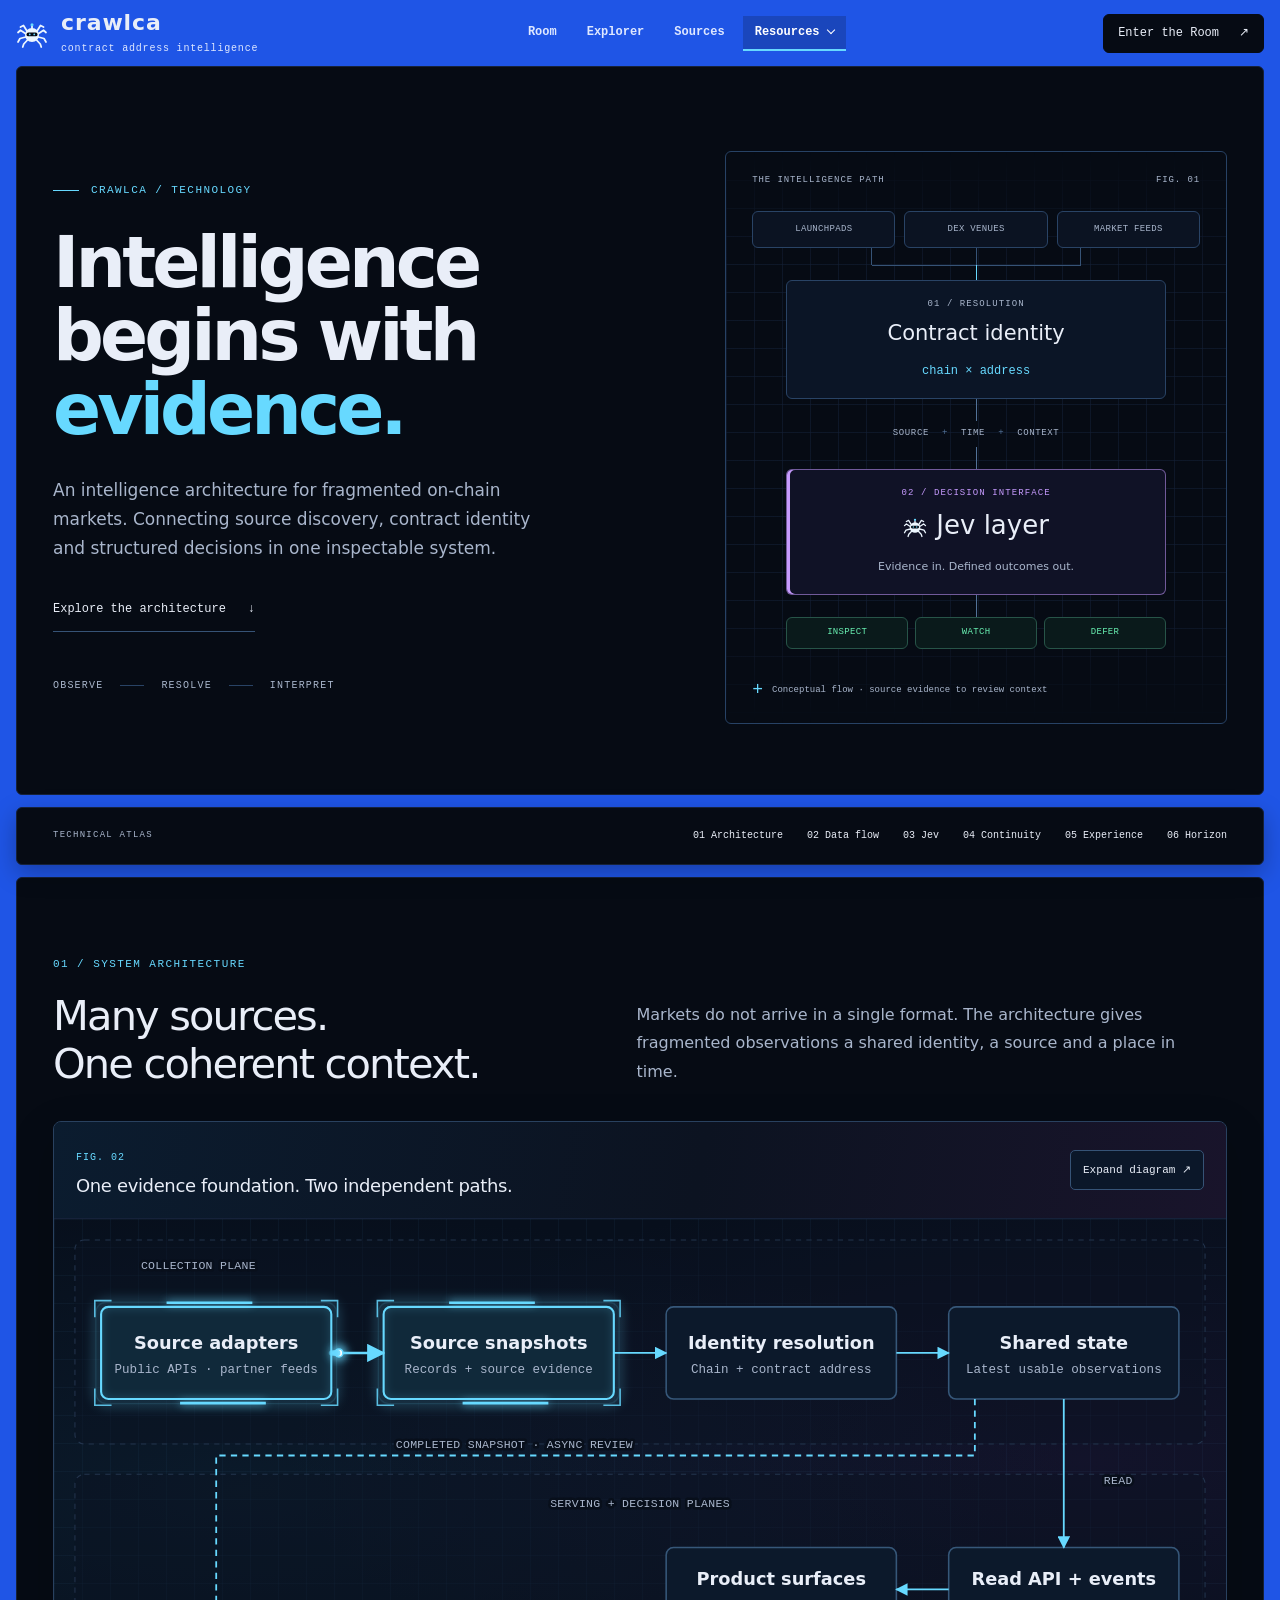
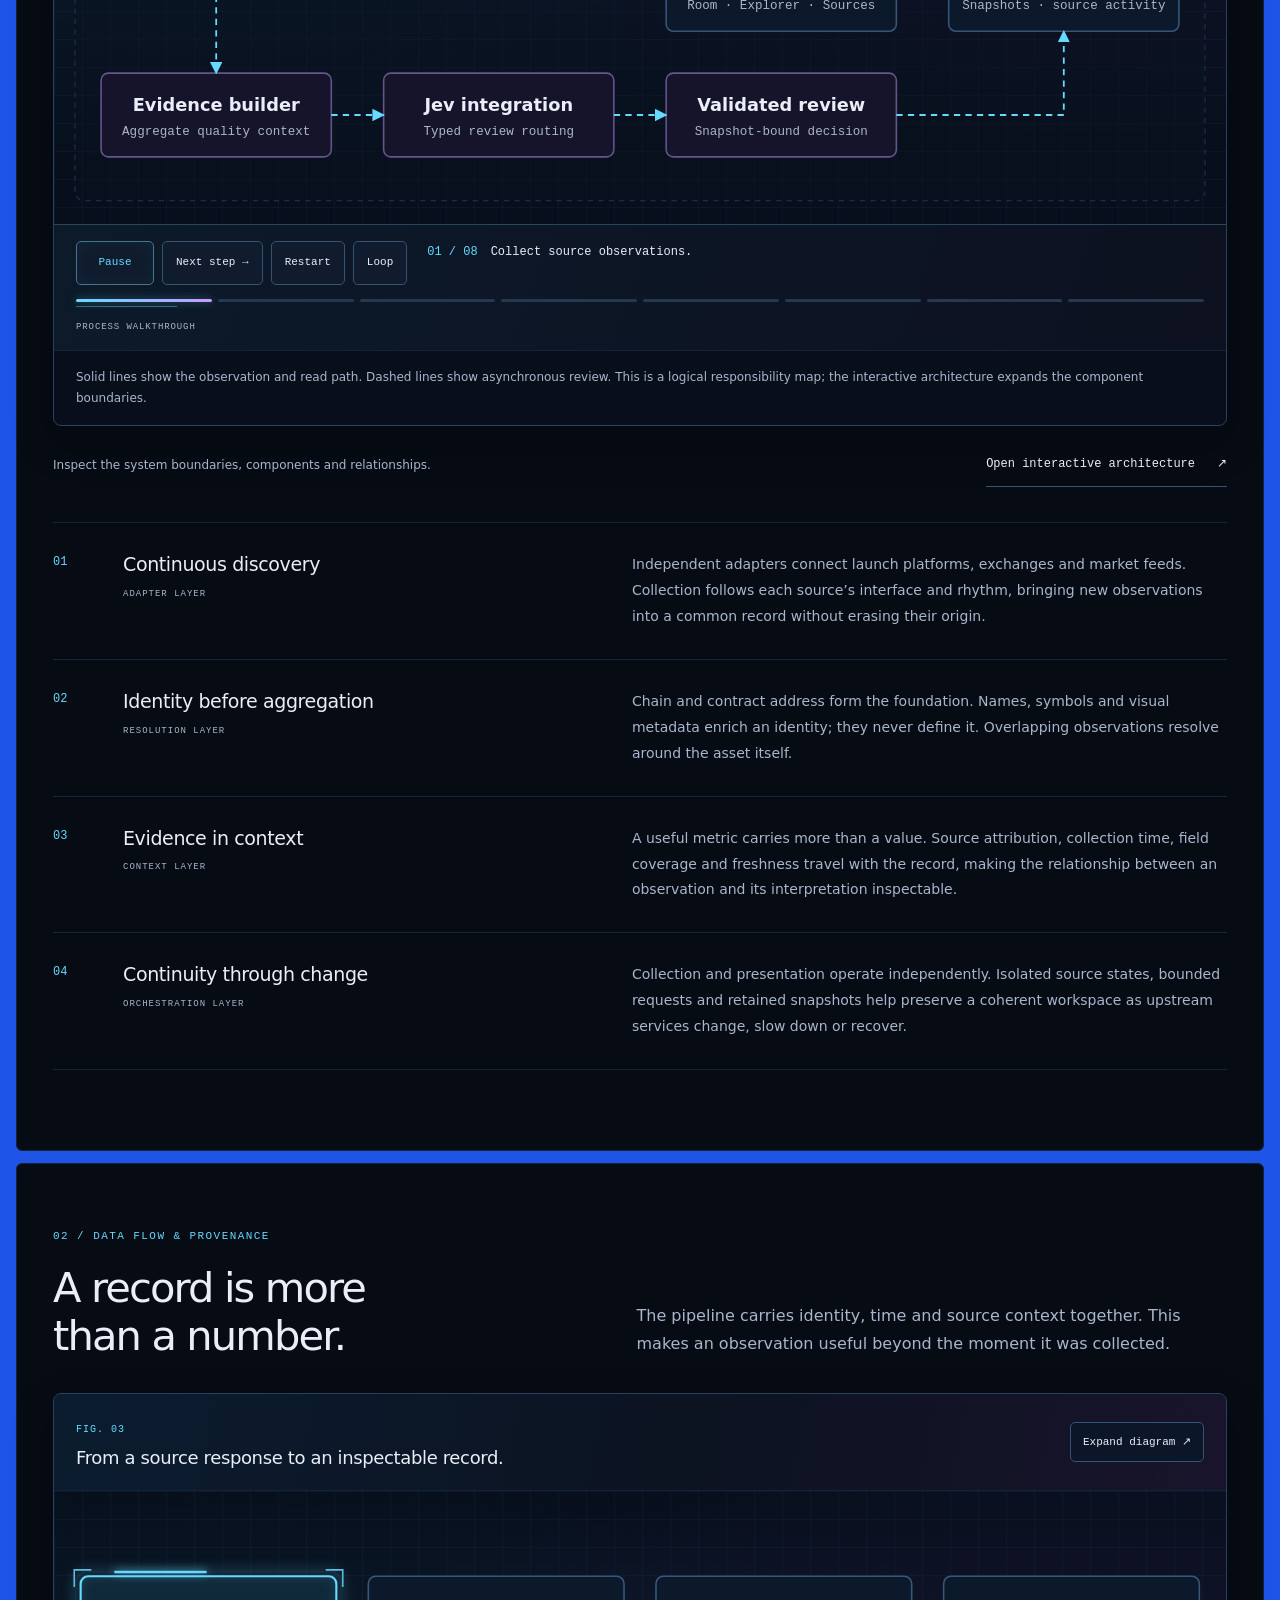
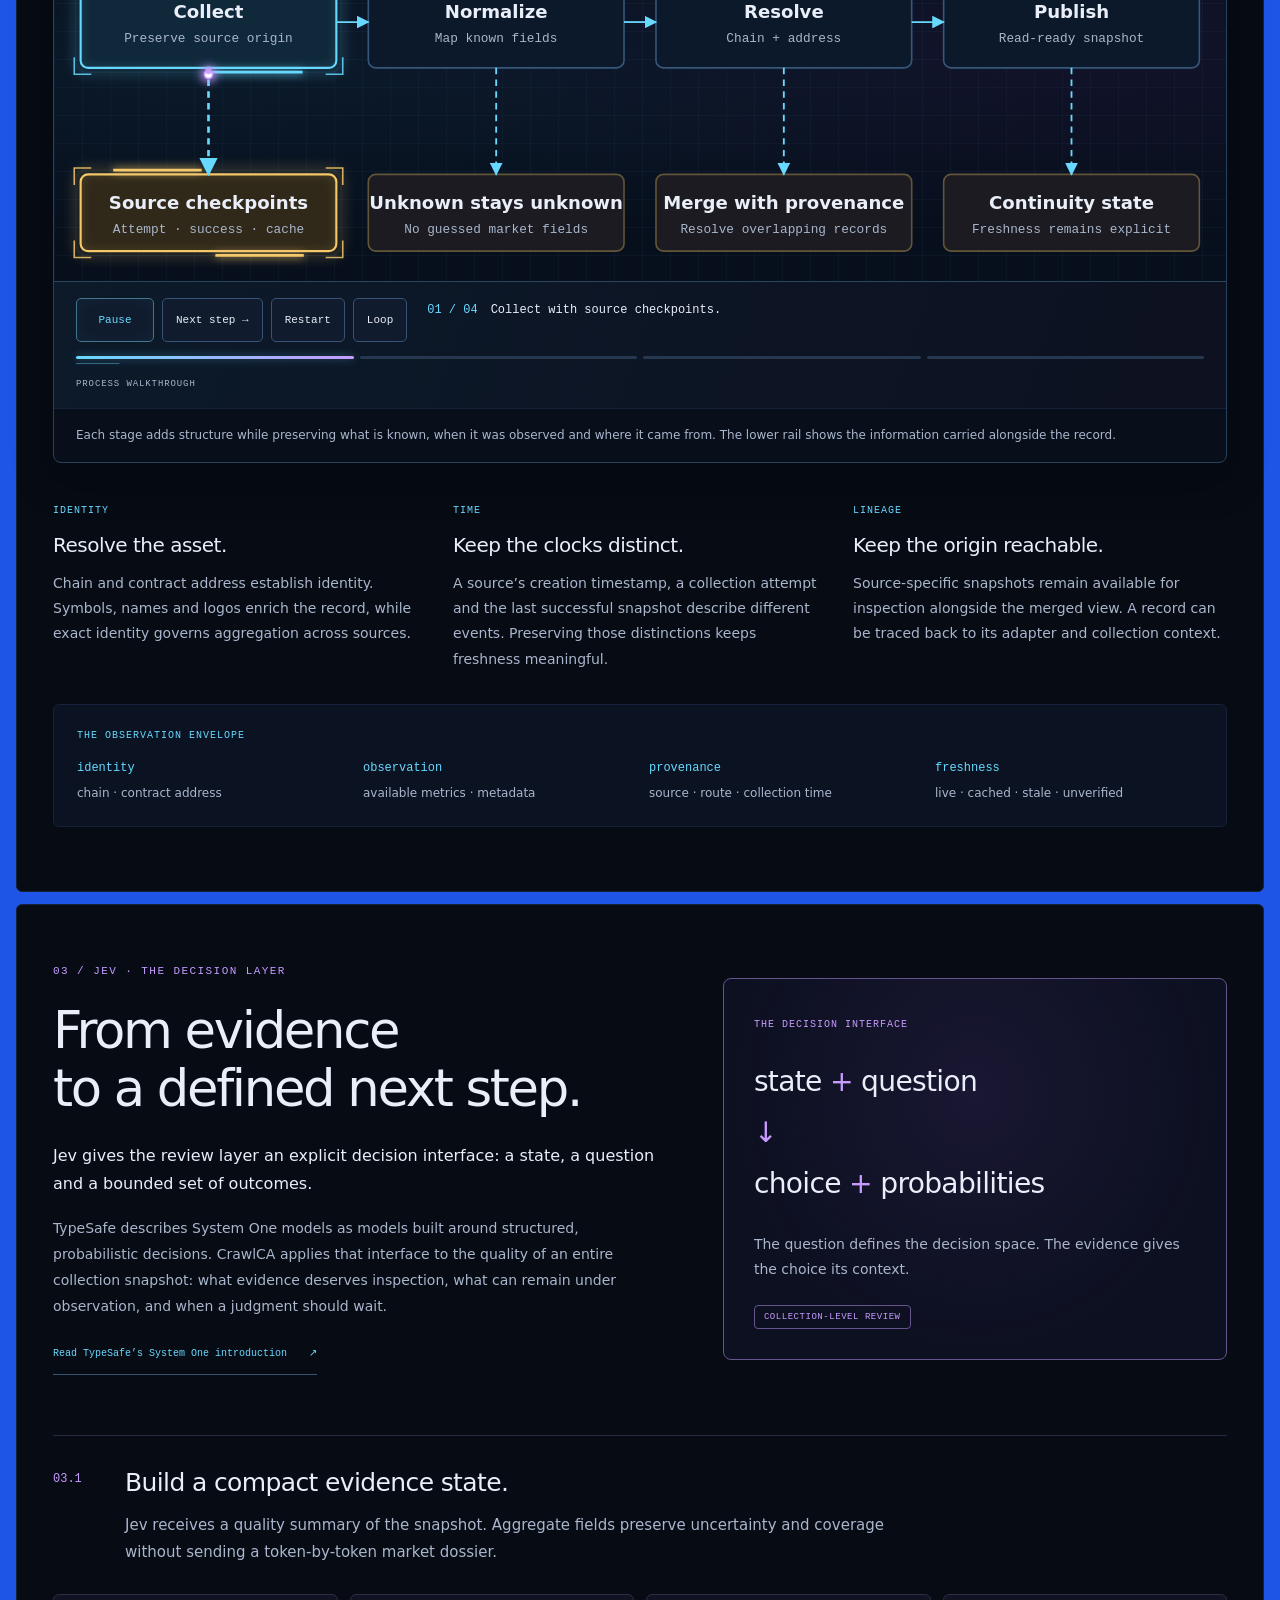
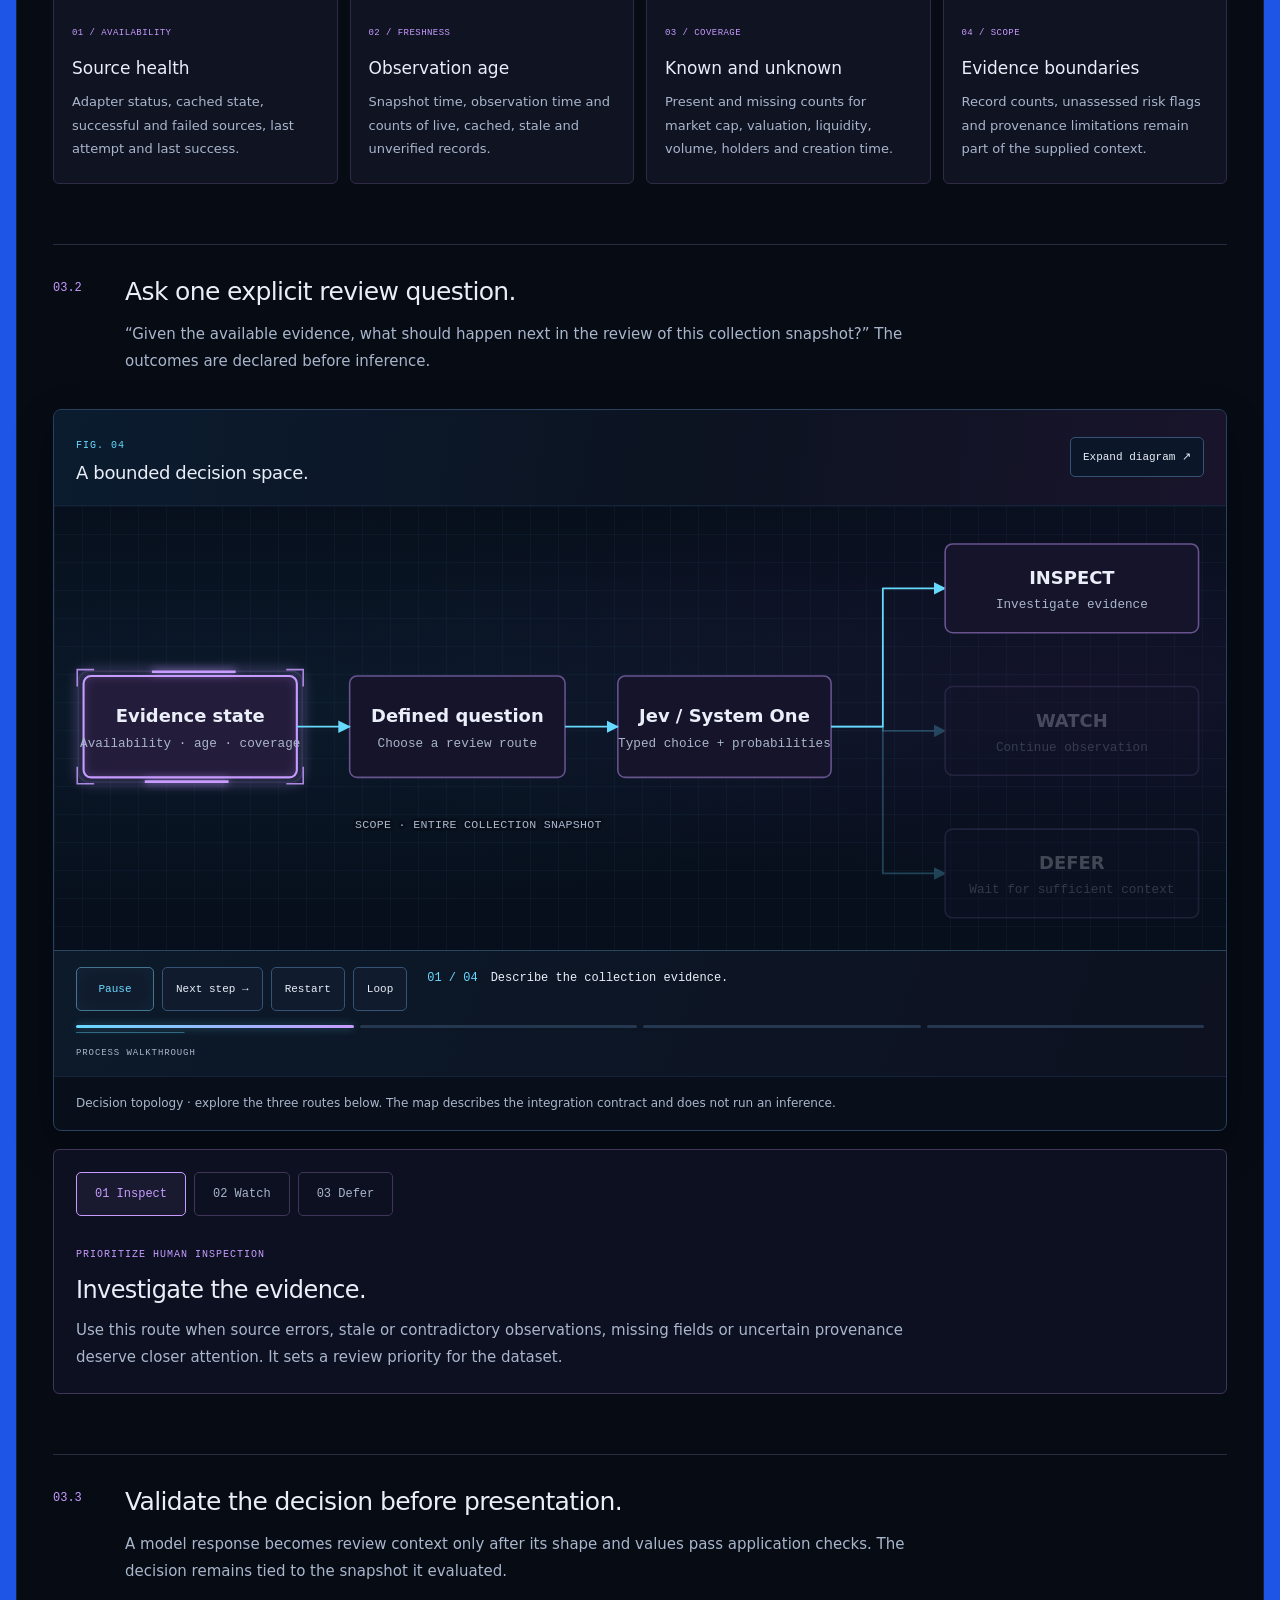
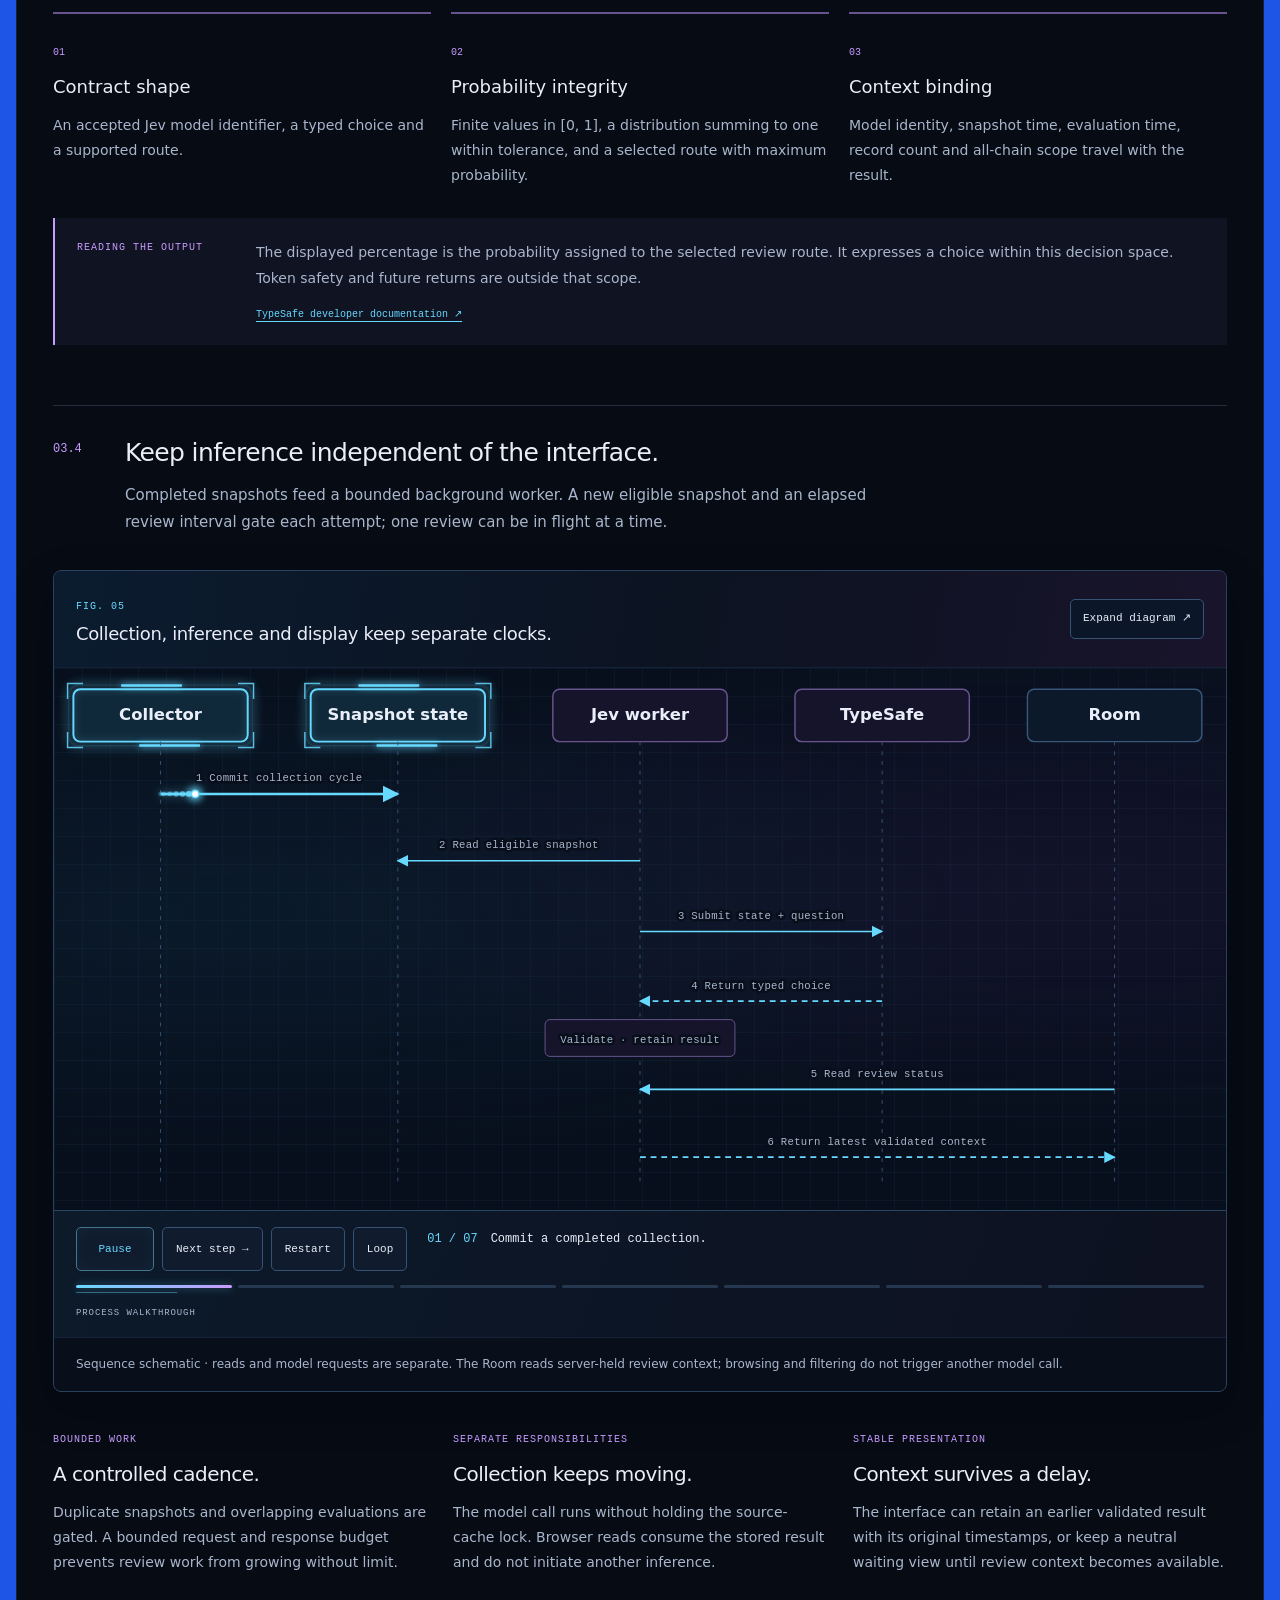
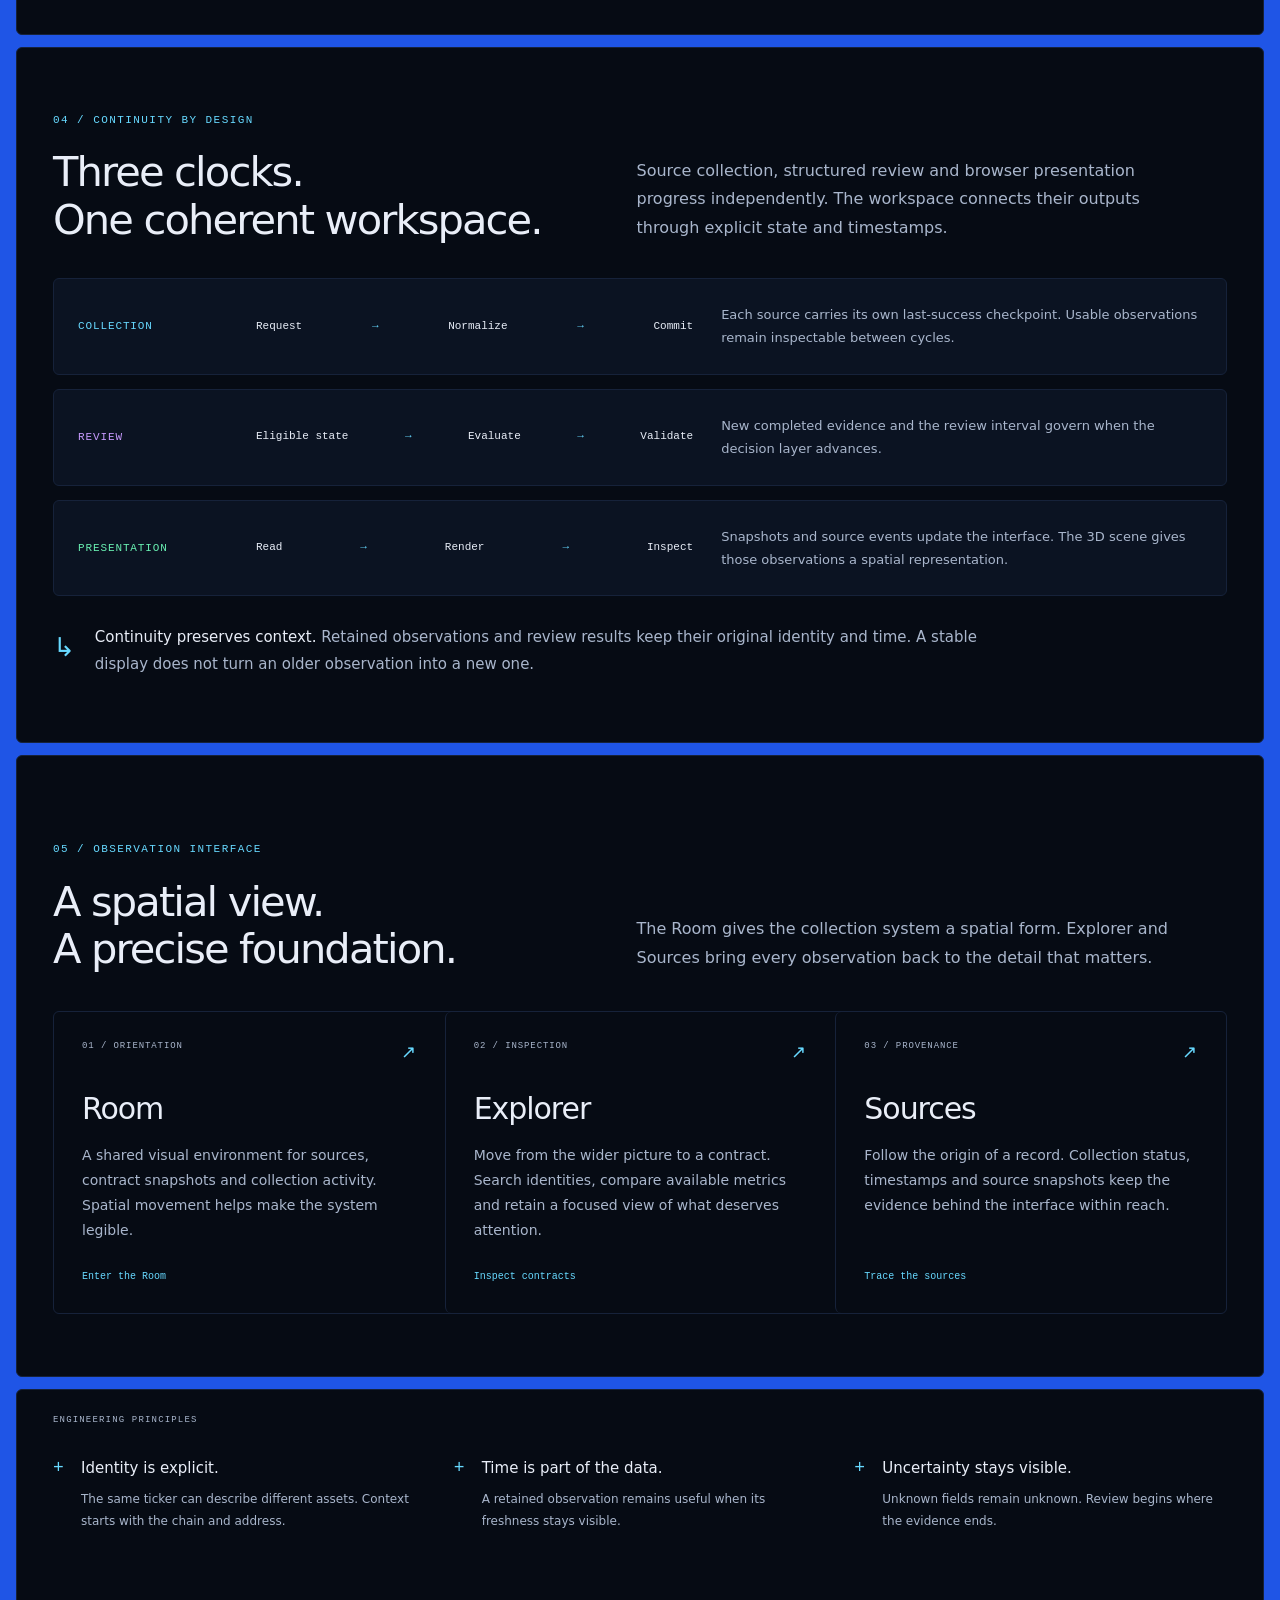
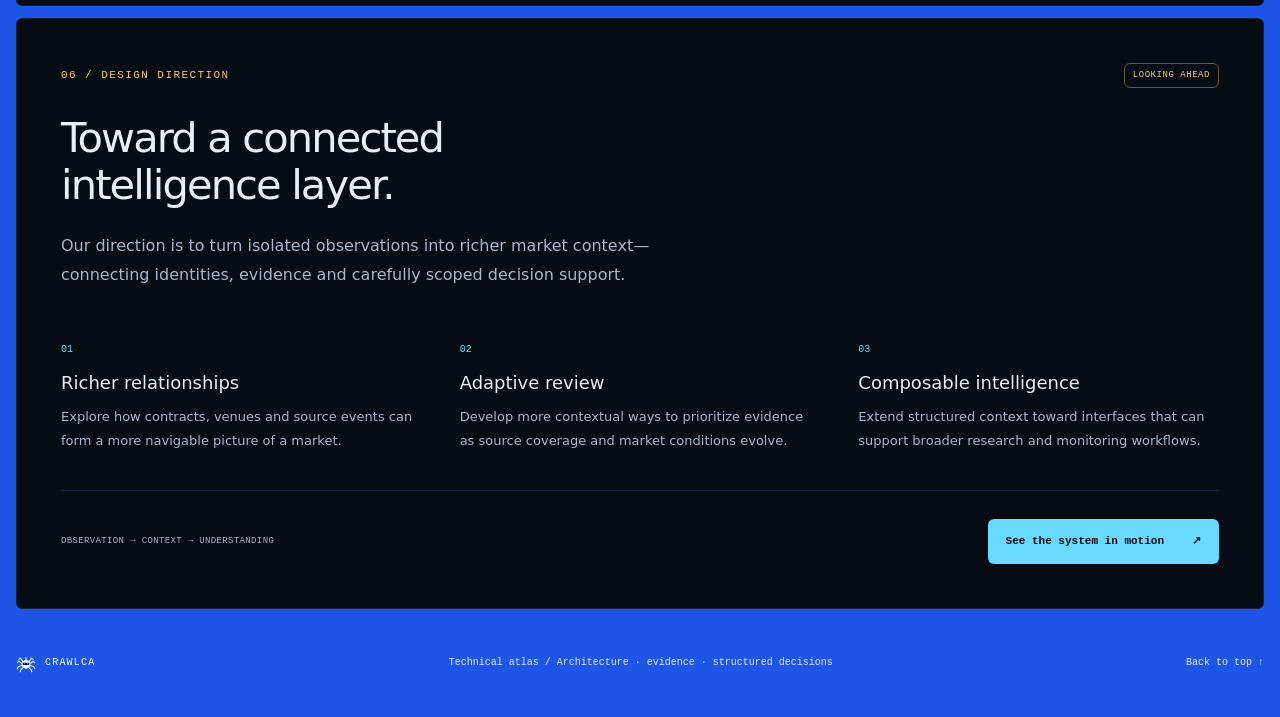
<file: technology.html>
<!doctype html>
<html lang="en">
<head>
  <meta charset="UTF-8">
  <meta name="viewport" content="width=device-width, initial-scale=1.0">
  <meta name="theme-color" content="#1f55e6">
  <meta name="description" content="Explore the architecture behind CrawlCA: continuous discovery, contract identity, contextual evidence and the Jev structured decision layer.">
  <title>CrawlCA · Technology</title>
  <link rel="icon" type="image/svg+xml" href="assets/brand/crawlca-favicon-v3.svg">
  <link rel="stylesheet" href="room-theme.css?v=room-theme-v1">
  <link rel="stylesheet" href="technology.css?v=tech-energy-v1">
  <link rel="stylesheet" href="site-nav.css?v=nav-room-v1">
  <script src="site-nav.js?v=nav-tech-v1" defer></script>
  <script src="technology.js?v=tech-energy-v1" defer></script>
</head>
<body>
  <a class="skip-link" href="#main">Skip to content</a>
  <div class="tech-shell">
    <header class="tech-header room-themed-header">
      <a class="tech-brand" data-nav="home" href="/" aria-label="CrawlCA home"><img src="assets/brand/crawlca-mark-v3.svg" width="32" height="32" alt=""><span>crawlca<small>contract address intelligence</small></span></a>
      <nav class="nav room-nav" aria-label="Primary">
        <a data-nav="home" href="/">Room</a><a data-nav="explorer" href="console.html">Explorer</a><a data-nav="sources" href="sources.html">Sources</a>
        <details class="nav-resources" data-current="true"><summary>Resources</summary><div class="resources-menu"><a data-nav="technology" href="technology.html" aria-current="page">Technology</a><button type="button" data-help>Help &amp; guide</button></div></details>
      </nav>
      <a class="header-link" data-nav="home" href="/">Enter the Room <span aria-hidden="true">↗</span></a>
    </header>
    <main id="main">
      <section class="tech-hero" aria-labelledby="page-title">
        <div class="hero-copy">
          <div class="eyebrow"><span class="eyebrow-line"></span> CRAWLCA / TECHNOLOGY</div>
          <h1 id="page-title">Intelligence<br>begins with<br><em>evidence.</em></h1>
          <p class="hero-intro">An intelligence architecture for fragmented on-chain markets. Connecting source discovery, contract identity and structured decisions in one inspectable system.</p>
          <a class="text-link" href="#architecture">Explore the architecture <span aria-hidden="true">↓</span></a>
          <div class="hero-index"><span>OBSERVE</span><i aria-hidden="true"></i><span>RESOLVE</span><i aria-hidden="true"></i><span>INTERPRET</span></div>
        </div>
        <figure class="architecture-figure" aria-labelledby="figure-title">
          <div class="figure-top"><span id="figure-title">THE INTELLIGENCE PATH</span><span>FIG. 01</span></div>
          <div class="diagram-grid" aria-hidden="true"></div>
          <div class="source-nodes"><span>LAUNCHPADS</span><span>DEX VENUES</span><span>MARKET FEEDS</span></div>
          <div class="collector-lines" aria-hidden="true"><i></i><i></i><i></i></div>
          <div class="diagram-node identity-node"><span class="node-label">01 / RESOLUTION</span><strong>Contract identity</strong><code>chain × address</code></div>
          <div class="diagram-connector" aria-hidden="true"></div>
          <div class="evidence-node"><span>SOURCE</span><b>+</b><span>TIME</span><b>+</b><span>CONTEXT</span></div>
          <div class="diagram-connector" aria-hidden="true"></div>
          <div class="diagram-node decision-node"><span class="node-label">02 / DECISION INTERFACE</span><strong><img src="assets/brand/crawlca-mark-v3.svg" alt="" width="24" height="24">Jev layer</strong><span class="node-caption">Evidence in. Defined outcomes out.</span></div>
          <div class="diagram-connector" aria-hidden="true"></div>
          <div class="route-nodes"><span>INSPECT</span><span>WATCH</span><span>DEFER</span></div>
          <figcaption><span class="figure-cross" aria-hidden="true">+</span> Conceptual flow · source evidence to review context</figcaption>
        </figure>
      </section>
      <nav class="section-nav" aria-label="On this page"><span>TECHNICAL ATLAS</span><a href="#architecture">01 Architecture</a><a href="#data-flow">02 Data flow</a><a href="#jev">03 Jev</a><a href="#continuity">04 Continuity</a><a href="#interface">05 Experience</a><a href="#horizon">06 Horizon</a></nav>

      <section class="architecture-section" id="architecture" aria-labelledby="architecture-title">
        <div class="section-intro"><div class="eyebrow">01 / SYSTEM ARCHITECTURE</div><h2 id="architecture-title">Many sources.<br>One coherent context.</h2><p>Markets do not arrive in a single format. The architecture gives fragmented observations a shared identity, a source and a place in time.</p></div>
<figure class="technical-figure" id="system-architecture"><div class="diagram-heading"><div><span class="diagram-number">FIG. 02</span><h3>One evidence foundation. Two independent paths.</h3></div><button type="button" class="diagram-expand" data-diagram-open="system-architecture" hidden>Expand diagram <span aria-hidden="true">↗</span></button></div><div class="diagram-scroll" tabindex="0" role="region" aria-label="One evidence foundation. Two independent paths.; scroll horizontally on a small screen"><svg class="technical-svg" viewBox="0 0 1120 578" role="img" aria-labelledby="system-architecture-title system-architecture-desc"><title id="system-architecture-title">System Architecture</title><desc id="system-architecture-desc">Adapters normalize source records into snapshots. Read APIs serve the product while an independent Jev path builds aggregate evidence, validates a review decision and makes it available to the Room.</desc><defs><marker id="system-architecture-arrow" viewBox="0 0 10 10" refX="9" refY="5" markerWidth="7" markerHeight="7" orient="auto-start-reverse"><path d="M 0 0 L 10 5 L 0 10 z" fill="#67d9ff"/></marker></defs><rect class="dg-region" x="20" y="20" width="1080" height="195" rx="9"/><text class="dg-label" x="138" y="48" text-anchor="middle">COLLECTION PLANE</text><g class="dg-node cyan"><rect x="45" y="84" width="220" height="88" rx="7"/><text class="dg-title" x="155.0" y="124.0" text-anchor="middle">Source adapters</text><text class="dg-sub" x="155.0" y="147.0" text-anchor="middle">Public APIs · partner feeds</text></g><g class="dg-node cyan"><rect x="315" y="84" width="220" height="88" rx="7"/><text class="dg-title" x="425.0" y="124.0" text-anchor="middle">Source snapshots</text><text class="dg-sub" x="425.0" y="147.0" text-anchor="middle">Records + source evidence</text></g><g class="dg-node cyan"><rect x="585" y="84" width="220" height="88" rx="7"/><text class="dg-title" x="695.0" y="124.0" text-anchor="middle">Identity resolution</text><text class="dg-sub" x="695.0" y="147.0" text-anchor="middle">Chain + contract address</text></g><g class="dg-node cyan"><rect x="855" y="84" width="220" height="88" rx="7"/><text class="dg-title" x="965.0" y="124.0" text-anchor="middle">Shared state</text><text class="dg-sub" x="965.0" y="147.0" text-anchor="middle">Latest usable observations</text></g><path class="dg-edge " d="M 265 128 H 315" marker-end="url(#system-architecture-arrow)"/><path class="dg-edge " d="M 535 128 H 585" marker-end="url(#system-architecture-arrow)"/><path class="dg-edge " d="M 805 128 H 855" marker-end="url(#system-architecture-arrow)"/><rect class="dg-region" x="20" y="244" width="1080" height="312" rx="9"/><text class="dg-label" x="560" y="275" text-anchor="middle">SERVING + DECISION PLANES</text><g class="dg-node cyan"><rect x="855" y="314" width="220" height="80" rx="7"/><text class="dg-title" x="965.0" y="350.0" text-anchor="middle">Read API + events</text><text class="dg-sub" x="965.0" y="373.0" text-anchor="middle">Snapshots · source activity</text></g><g class="dg-node cyan"><rect x="585" y="314" width="220" height="80" rx="7"/><text class="dg-title" x="695.0" y="350.0" text-anchor="middle">Product surfaces</text><text class="dg-sub" x="695.0" y="373.0" text-anchor="middle">Room · Explorer · Sources</text></g><path class="dg-edge " d="M 965 172 V 314" marker-end="url(#system-architecture-arrow)"/><text class="dg-label" x="1017" y="253" text-anchor="middle">READ</text><path class="dg-edge " d="M 855 354 H 805" marker-end="url(#system-architecture-arrow)"/><g class="dg-node violet"><rect x="45" y="434" width="220" height="80" rx="7"/><text class="dg-title" x="155.0" y="470.0" text-anchor="middle">Evidence builder</text><text class="dg-sub" x="155.0" y="493.0" text-anchor="middle">Aggregate quality context</text></g><g class="dg-node violet"><rect x="315" y="434" width="220" height="80" rx="7"/><text class="dg-title" x="425.0" y="470.0" text-anchor="middle">Jev integration</text><text class="dg-sub" x="425.0" y="493.0" text-anchor="middle">Typed review routing</text></g><g class="dg-node violet"><rect x="585" y="434" width="220" height="80" rx="7"/><text class="dg-title" x="695.0" y="470.0" text-anchor="middle">Validated review</text><text class="dg-sub" x="695.0" y="493.0" text-anchor="middle">Snapshot-bound decision</text></g><path class="dg-edge dg-async" d="M 880 172 V 226 H 155 V 434" marker-end="url(#system-architecture-arrow)"/><text class="dg-label" x="440" y="219" text-anchor="middle">COMPLETED SNAPSHOT · ASYNC REVIEW</text><path class="dg-edge dg-async" d="M 265 474 H 315" marker-end="url(#system-architecture-arrow)"/><path class="dg-edge dg-async" d="M 535 474 H 585" marker-end="url(#system-architecture-arrow)"/><path class="dg-edge dg-async" d="M 805 474 H 965 V 394" marker-end="url(#system-architecture-arrow)"/></svg></div><figcaption>Solid lines show the observation and read path. Dashed lines show asynchronous review. This is a logical responsibility map; the interactive architecture expands the component boundaries.</figcaption></figure>
        <div class="diagram-related"><span>Inspect the system boundaries, components and relationships.</span><a class="text-link" href="assets/diagrams/crawlca-architecture.html" target="_blank" rel="noopener">Open interactive architecture <span aria-hidden="true">↗</span></a></div>
        <div class="architecture-rows">
          <article class="architecture-row"><span class="row-number">01</span><div><h3>Continuous discovery</h3><span class="row-tag">ADAPTER LAYER</span></div><p>Independent adapters connect launch platforms, exchanges and market feeds. Collection follows each source’s interface and rhythm, bringing new observations into a common record without erasing their origin.</p></article>
          <article class="architecture-row"><span class="row-number">02</span><div><h3>Identity before aggregation</h3><span class="row-tag">RESOLUTION LAYER</span></div><p>Chain and contract address form the foundation. Names, symbols and visual metadata enrich an identity; they never define it. Overlapping observations resolve around the asset itself.</p></article>
          <article class="architecture-row"><span class="row-number">03</span><div><h3>Evidence in context</h3><span class="row-tag">CONTEXT LAYER</span></div><p>A useful metric carries more than a value. Source attribution, collection time, field coverage and freshness travel with the record, making the relationship between an observation and its interpretation inspectable.</p></article>
          <article class="architecture-row"><span class="row-number">04</span><div><h3>Continuity through change</h3><span class="row-tag">ORCHESTRATION LAYER</span></div><p>Collection and presentation operate independently. Isolated source states, bounded requests and retained snapshots help preserve a coherent workspace as upstream services change, slow down or recover.</p></article>
        </div>
      </section>

      <section class="deep-section" id="data-flow" aria-labelledby="data-flow-title">
        <div class="section-intro"><div class="eyebrow">02 / DATA FLOW &amp; PROVENANCE</div><h2 id="data-flow-title">A record is more<br>than a number.</h2><p>The pipeline carries identity, time and source context together. This makes an observation useful beyond the moment it was collected.</p></div>
<figure class="technical-figure" id="evidence-pipeline"><div class="diagram-heading"><div><span class="diagram-number">FIG. 03</span><h3>From a source response to an inspectable record.</h3></div><button type="button" class="diagram-expand" data-diagram-open="evidence-pipeline" hidden>Expand diagram <span aria-hidden="true">↗</span></button></div><div class="diagram-scroll" tabindex="0" role="region" aria-label="From a source response to an inspectable record.; scroll horizontally on a small screen"><svg class="technical-svg" viewBox="0 0 1100 366" role="img" aria-labelledby="evidence-pipeline-title evidence-pipeline-desc"><title id="evidence-pipeline-title">Evidence Pipeline</title><desc id="evidence-pipeline-desc">Four stages collect, normalize, resolve and publish observations. Each stage preserves source checkpoints, unknown fields, merge provenance and freshness state.</desc><defs><marker id="evidence-pipeline-arrow" viewBox="0 0 10 10" refX="9" refY="5" markerWidth="7" markerHeight="7" orient="auto-start-reverse"><path d="M 0 0 L 10 5 L 0 10 z" fill="#67d9ff"/></marker></defs><g class="dg-node cyan"><rect x="25" y="80" width="240" height="86" rx="7"/><text class="dg-title" x="145.0" y="119.0" text-anchor="middle">Collect</text><text class="dg-sub" x="145.0" y="142.0" text-anchor="middle">Preserve source origin</text></g><g class="dg-node cyan"><rect x="295" y="80" width="240" height="86" rx="7"/><text class="dg-title" x="415.0" y="119.0" text-anchor="middle">Normalize</text><text class="dg-sub" x="415.0" y="142.0" text-anchor="middle">Map known fields</text></g><g class="dg-node cyan"><rect x="565" y="80" width="240" height="86" rx="7"/><text class="dg-title" x="685.0" y="119.0" text-anchor="middle">Resolve</text><text class="dg-sub" x="685.0" y="142.0" text-anchor="middle">Chain + address</text></g><g class="dg-node cyan"><rect x="835" y="80" width="240" height="86" rx="7"/><text class="dg-title" x="955.0" y="119.0" text-anchor="middle">Publish</text><text class="dg-sub" x="955.0" y="142.0" text-anchor="middle">Read-ready snapshot</text></g><path class="dg-edge " d="M 265 123 H 295" marker-end="url(#evidence-pipeline-arrow)"/><path class="dg-edge " d="M 535 123 H 565" marker-end="url(#evidence-pipeline-arrow)"/><path class="dg-edge " d="M 805 123 H 835" marker-end="url(#evidence-pipeline-arrow)"/><g class="dg-node yellow"><rect x="25" y="266" width="240" height="72" rx="7"/><text class="dg-title" x="145.0" y="298.0" text-anchor="middle">Source checkpoints</text><text class="dg-sub" x="145.0" y="321.0" text-anchor="middle">Attempt · success · cache</text></g><g class="dg-node yellow"><rect x="295" y="266" width="240" height="72" rx="7"/><text class="dg-title" x="415.0" y="298.0" text-anchor="middle">Unknown stays unknown</text><text class="dg-sub" x="415.0" y="321.0" text-anchor="middle">No guessed market fields</text></g><g class="dg-node yellow"><rect x="565" y="266" width="240" height="72" rx="7"/><text class="dg-title" x="685.0" y="298.0" text-anchor="middle">Merge with provenance</text><text class="dg-sub" x="685.0" y="321.0" text-anchor="middle">Resolve overlapping records</text></g><g class="dg-node yellow"><rect x="835" y="266" width="240" height="72" rx="7"/><text class="dg-title" x="955.0" y="298.0" text-anchor="middle">Continuity state</text><text class="dg-sub" x="955.0" y="321.0" text-anchor="middle">Freshness remains explicit</text></g><path class="dg-edge dg-async" d="M 145 166 V 266" marker-end="url(#evidence-pipeline-arrow)"/><path class="dg-edge dg-async" d="M 415 166 V 266" marker-end="url(#evidence-pipeline-arrow)"/><path class="dg-edge dg-async" d="M 685 166 V 266" marker-end="url(#evidence-pipeline-arrow)"/><path class="dg-edge dg-async" d="M 955 166 V 266" marker-end="url(#evidence-pipeline-arrow)"/></svg></div><figcaption>Each stage adds structure while preserving what is known, when it was observed and where it came from. The lower rail shows the information carried alongside the record.</figcaption></figure>
        <div class="context-grid"><article><span class="mini-label">IDENTITY</span><h3>Resolve the asset.</h3><p>Chain and contract address establish identity. Symbols, names and logos enrich the record, while exact identity governs aggregation across sources.</p></article><article><span class="mini-label">TIME</span><h3>Keep the clocks distinct.</h3><p>A source’s creation timestamp, a collection attempt and the last successful snapshot describe different events. Preserving those distinctions keeps freshness meaningful.</p></article><article><span class="mini-label">LINEAGE</span><h3>Keep the origin reachable.</h3><p>Source-specific snapshots remain available for inspection alongside the merged view. A record can be traced back to its adapter and collection context.</p></article></div>
        <div class="record-anatomy"><span class="mini-label">THE OBSERVATION ENVELOPE</span><div><code>identity</code><span>chain · contract address</span></div><div><code>observation</code><span>available metrics · metadata</span></div><div><code>provenance</code><span>source · route · collection time</span></div><div><code>freshness</code><span>live · cached · stale · unverified</span></div></div>
      </section>

      <section class="jev-section jev-chapter" id="jev" aria-labelledby="jev-heading">
        <div class="chapter-opening"><div class="jev-copy"><div class="eyebrow">03 / JEV · THE DECISION LAYER</div><h2 id="jev-heading">From evidence<br>to a defined next step.</h2><p class="section-lead">Jev gives the review layer an explicit decision interface: a state, a question and a bounded set of outcomes.</p><p>TypeSafe describes System One models as models built around structured, probabilistic decisions. CrawlCA applies that interface to the quality of an entire collection snapshot: what evidence deserves inspection, what can remain under observation, and when a judgment should wait.</p><a class="text-link" href="https://typesafe.ai/blog/introducing-system-one-models-and-jev" target="_blank" rel="noopener noreferrer">Read TypeSafe’s System One introduction <span aria-hidden="true">↗</span></a></div><aside class="jev-concept"><span class="mini-label">THE DECISION INTERFACE</span><div class="decision-equation">state <b>+</b> question<br><span>↓</span><br>choice <b>+</b> probabilities</div><p>The question defines the decision space. The evidence gives the choice its context.</p><span class="scope-chip">COLLECTION-LEVEL REVIEW</span></aside></div>
        <div class="subchapter-heading"><span>03.1</span><div><h3>Build a compact evidence state.</h3><p>Jev receives a quality summary of the snapshot. Aggregate fields preserve uncertainty and coverage without sending a token-by-token market dossier.</p></div></div>
        <div class="evidence-grid"><article><span>01 / AVAILABILITY</span><h4>Source health</h4><p>Adapter status, cached state, successful and failed sources, last attempt and last success.</p></article><article><span>02 / FRESHNESS</span><h4>Observation age</h4><p>Snapshot time, observation time and counts of live, cached, stale and unverified records.</p></article><article><span>03 / COVERAGE</span><h4>Known and unknown</h4><p>Present and missing counts for market cap, valuation, liquidity, volume, holders and creation time.</p></article><article><span>04 / SCOPE</span><h4>Evidence boundaries</h4><p>Record counts, unassessed risk flags and provenance limitations remain part of the supplied context.</p></article></div>
        <div class="subchapter-heading"><span>03.2</span><div><h3>Ask one explicit review question.</h3><p>“Given the available evidence, what should happen next in the review of this collection snapshot?” The outcomes are declared before inference.</p></div></div>
<figure class="technical-figure" id="jev-routing"><div class="diagram-heading"><div><span class="diagram-number">FIG. 04</span><h3>A bounded decision space.</h3></div><button type="button" class="diagram-expand" data-diagram-open="jev-routing" hidden>Expand diagram <span aria-hidden="true">↗</span></button></div><div class="diagram-scroll" tabindex="0" role="region" aria-label="A bounded decision space.; scroll horizontally on a small screen"><svg class="technical-svg" viewBox="0 0 1110 420" role="img" aria-labelledby="jev-routing-title jev-routing-desc"><title id="jev-routing-title">Jev Routing</title><desc id="jev-routing-desc">Aggregate evidence and an explicit question are submitted to Jev. Its output is one of inspect, watch or defer with a probability distribution over those three choices.</desc><defs><marker id="jev-routing-arrow" viewBox="0 0 10 10" refX="9" refY="5" markerWidth="7" markerHeight="7" orient="auto-start-reverse"><path d="M 0 0 L 10 5 L 0 10 z" fill="#67d9ff"/></marker></defs><g class="dg-node violet"><rect x="28" y="161" width="202" height="96" rx="7"/><text class="dg-title" x="129.0" y="205.0" text-anchor="middle">Evidence state</text><text class="dg-sub" x="129.0" y="228.0" text-anchor="middle">Availability · age · coverage</text></g><g class="dg-node violet"><rect x="280" y="161" width="204" height="96" rx="7"/><text class="dg-title" x="382.0" y="205.0" text-anchor="middle">Defined question</text><text class="dg-sub" x="382.0" y="228.0" text-anchor="middle">Choose a review route</text></g><g class="dg-node violet"><rect x="534" y="161" width="202" height="96" rx="7"/><text class="dg-title" x="635.0" y="205.0" text-anchor="middle">Jev / System One</text><text class="dg-sub" x="635.0" y="228.0" text-anchor="middle">Typed choice + probabilities</text></g><path class="dg-edge " d="M 230 209 H 280" marker-end="url(#jev-routing-arrow)"/><path class="dg-edge " d="M 484 209 H 534" marker-end="url(#jev-routing-arrow)"/><g data-route-path="inspect" class="route-branch"><path class="dg-edge " d="M 736 209 H 785 V 78 H 844" marker-end="url(#jev-routing-arrow)"/><g class="dg-node violet"><rect x="844" y="36" width="240" height="84" rx="7"/><text class="dg-title" x="964.0" y="74.0" text-anchor="middle">INSPECT</text><text class="dg-sub" x="964.0" y="97.0" text-anchor="middle">Investigate evidence</text></g></g><g data-route-path="watch" class="route-branch"><path class="dg-edge " d="M 736 209 H 785 V 213 H 844" marker-end="url(#jev-routing-arrow)"/><g class="dg-node violet"><rect x="844" y="171" width="240" height="84" rx="7"/><text class="dg-title" x="964.0" y="209.0" text-anchor="middle">WATCH</text><text class="dg-sub" x="964.0" y="232.0" text-anchor="middle">Continue observation</text></g></g><g data-route-path="defer" class="route-branch"><path class="dg-edge " d="M 736 209 H 785 V 348 H 844" marker-end="url(#jev-routing-arrow)"/><g class="dg-node violet"><rect x="844" y="306" width="240" height="84" rx="7"/><text class="dg-title" x="964.0" y="344.0" text-anchor="middle">DEFER</text><text class="dg-sub" x="964.0" y="367.0" text-anchor="middle">Wait for sufficient context</text></g></g><text class="dg-label" x="402" y="305" text-anchor="middle">SCOPE · ENTIRE COLLECTION SNAPSHOT</text></svg></div><figcaption>Decision topology · explore the three routes below. The map describes the integration contract and does not run an inference.</figcaption></figure>
        <div class="route-explorer" aria-label="Review route explanations"><div class="route-picker" hidden role="group" aria-label="Choose a route to explore"><button type="button" data-review-route="inspect" aria-pressed="true" aria-controls="route-inspect">01 Inspect</button><button type="button" data-review-route="watch" aria-pressed="false" aria-controls="route-watch">02 Watch</button><button type="button" data-review-route="defer" aria-pressed="false" aria-controls="route-defer">03 Defer</button></div><div class="route-copy" id="route-inspect" data-route-copy="inspect"><span class="mini-label">PRIORITIZE HUMAN INSPECTION</span><h4>Investigate the evidence.</h4><p>Use this route when source errors, stale or contradictory observations, missing fields or uncertain provenance deserve closer attention. It sets a review priority for the dataset.</p></div><div class="route-copy" id="route-watch" data-route-copy="watch"><span class="mini-label">CONTINUE OBSERVATION</span><h4>Keep the snapshot under review.</h4><p>Use this route when the snapshot is useful for monitoring, its known limitations are explicit and the evidence does not indicate an immediate data-quality investigation.</p></div><div class="route-copy" id="route-defer" data-route-copy="defer"><span class="mini-label">WAIT FOR SUFFICIENT CONTEXT</span><h4>Let better evidence arrive.</h4><p>Use this route when the available snapshot is too incomplete or too old to support a meaningful review judgment. Deferral preserves the boundary between observation and inference.</p></div></div>
        <div class="subchapter-heading"><span>03.3</span><div><h3>Validate the decision before presentation.</h3><p>A model response becomes review context only after its shape and values pass application checks. The decision remains tied to the snapshot it evaluated.</p></div></div>
        <div class="validation-grid"><article><span class="validation-index">01</span><h4>Contract shape</h4><p>An accepted Jev model identifier, a typed choice and a supported route.</p></article><article><span class="validation-index">02</span><h4>Probability integrity</h4><p>Finite values in [0, 1], a distribution summing to one within tolerance, and a selected route with maximum probability.</p></article><article><span class="validation-index">03</span><h4>Context binding</h4><p>Model identity, snapshot time, evaluation time, record count and all-chain scope travel with the result.</p></article></div>
        <div class="probability-note"><span class="mini-label">READING THE OUTPUT</span><p>The displayed percentage is the probability assigned to the selected review route. It expresses a choice within this decision space. Token safety and future returns are outside that scope.</p><a href="https://docs.typesafe.ai/primitives/choice" target="_blank" rel="noopener noreferrer">TypeSafe developer documentation ↗</a></div>
        <div class="subchapter-heading"><span>03.4</span><div><h3>Keep inference independent of the interface.</h3><p>Completed snapshots feed a bounded background worker. A new eligible snapshot and an elapsed review interval gate each attempt; one review can be in flight at a time.</p></div></div>
<figure class="technical-figure" id="review-sequence"><div class="diagram-heading"><div><span class="diagram-number">FIG. 05</span><h3>Collection, inference and display keep separate clocks.</h3></div><button type="button" class="diagram-expand" data-diagram-open="review-sequence" hidden>Expand diagram <span aria-hidden="true">↗</span></button></div><div class="diagram-scroll" tabindex="0" role="region" aria-label="Collection, inference and display keep separate clocks.; scroll horizontally on a small screen"><svg class="technical-svg" viewBox="0 0 1210 560" role="img" aria-labelledby="review-sequence-title review-sequence-desc"><title id="review-sequence-title">Review Sequence</title><desc id="review-sequence-desc">The collector commits a completed cycle. The independent worker reads an eligible snapshot, submits evidence to TypeSafe, validates the response and retains the result. The Room reads that state without triggering inference.</desc><defs><marker id="review-sequence-arrow" viewBox="0 0 10 10" refX="9" refY="5" markerWidth="7" markerHeight="7" orient="auto-start-reverse"><path d="M 0 0 L 10 5 L 0 10 z" fill="#67d9ff"/></marker></defs><g class="dg-node cyan"><rect x="20" y="22" width="180" height="54" rx="7"/><text class="dg-title" x="110.0" y="54.0" text-anchor="middle">Collector</text></g><path class="dg-lifeline" d="M 110 76 V 535"/><g class="dg-node cyan"><rect x="265" y="22" width="180" height="54" rx="7"/><text class="dg-title" x="355.0" y="54.0" text-anchor="middle">Snapshot state</text></g><path class="dg-lifeline" d="M 355 76 V 535"/><g class="dg-node violet"><rect x="515" y="22" width="180" height="54" rx="7"/><text class="dg-title" x="605.0" y="54.0" text-anchor="middle">Jev worker</text></g><path class="dg-lifeline" d="M 605 76 V 535"/><g class="dg-node violet"><rect x="765" y="22" width="180" height="54" rx="7"/><text class="dg-title" x="855.0" y="54.0" text-anchor="middle">TypeSafe</text></g><path class="dg-lifeline" d="M 855 76 V 535"/><g class="dg-node cyan"><rect x="1005" y="22" width="180" height="54" rx="7"/><text class="dg-title" x="1095.0" y="54.0" text-anchor="middle">Room</text></g><path class="dg-lifeline" d="M 1095 76 V 535"/><path class="dg-edge " d="M 110 130 H 355" marker-end="url(#review-sequence-arrow)"/><text class="dg-label" x="232.5" y="117" text-anchor="middle">1  Commit collection cycle</text><path class="dg-edge " d="M 605 199 H 355" marker-end="url(#review-sequence-arrow)"/><text class="dg-label" x="480.0" y="186" text-anchor="middle">2  Read eligible snapshot</text><path class="dg-edge " d="M 605 272 H 855" marker-end="url(#review-sequence-arrow)"/><text class="dg-label" x="730.0" y="259" text-anchor="middle">3  Submit state + question</text><path class="dg-edge dg-async" d="M 855 344 H 605" marker-end="url(#review-sequence-arrow)"/><text class="dg-label" x="730.0" y="331" text-anchor="middle">4  Return typed choice</text><path class="dg-edge " d="M 1095 435 H 605" marker-end="url(#review-sequence-arrow)"/><text class="dg-label" x="850.0" y="422" text-anchor="middle">5  Read review status</text><path class="dg-edge dg-async" d="M 605 505 H 1095" marker-end="url(#review-sequence-arrow)"/><text class="dg-label" x="850.0" y="492" text-anchor="middle">6  Return latest validated context</text><rect class="dg-note" x="507" y="363" width="196" height="38" rx="5"/><text class="dg-label" x="605" y="387" text-anchor="middle">Validate · retain result</text></svg></div><figcaption>Sequence schematic · reads and model requests are separate. The Room reads server-held review context; browsing and filtering do not trigger another model call.</figcaption></figure>
        <div class="context-grid jev-properties"><article><span class="mini-label">BOUNDED WORK</span><h3>A controlled cadence.</h3><p>Duplicate snapshots and overlapping evaluations are gated. A bounded request and response budget prevents review work from growing without limit.</p></article><article><span class="mini-label">SEPARATE RESPONSIBILITIES</span><h3>Collection keeps moving.</h3><p>The model call runs without holding the source-cache lock. Browser reads consume the stored result and do not initiate another inference.</p></article><article><span class="mini-label">STABLE PRESENTATION</span><h3>Context survives a delay.</h3><p>The interface can retain an earlier validated result with its original timestamps, or keep a neutral waiting view until review context becomes available.</p></article></div>
      </section>

      <section class="deep-section" id="continuity" aria-labelledby="continuity-title"><div class="section-intro"><div class="eyebrow">04 / CONTINUITY BY DESIGN</div><h2 id="continuity-title">Three clocks.<br>One coherent workspace.</h2><p>Source collection, structured review and browser presentation progress independently. The workspace connects their outputs through explicit state and timestamps.</p></div><div class="clock-lanes"><article><span class="clock-label">COLLECTION</span><div class="clock-track"><span>Request</span><i aria-hidden="true">→</i><span>Normalize</span><i aria-hidden="true">→</i><span>Commit</span></div><p>Each source carries its own last-success checkpoint. Usable observations remain inspectable between cycles.</p></article><article><span class="clock-label">REVIEW</span><div class="clock-track"><span>Eligible state</span><i aria-hidden="true">→</i><span>Evaluate</span><i aria-hidden="true">→</i><span>Validate</span></div><p>New completed evidence and the review interval govern when the decision layer advances.</p></article><article><span class="clock-label">PRESENTATION</span><div class="clock-track"><span>Read</span><i aria-hidden="true">→</i><span>Render</span><i aria-hidden="true">→</i><span>Inspect</span></div><p>Snapshots and source events update the interface. The 3D scene gives those observations a spatial representation.</p></article></div><div class="continuity-principle"><span aria-hidden="true">↳</span><p><strong>Continuity preserves context.</strong> Retained observations and review results keep their original identity and time. A stable display does not turn an older observation into a new one.</p></div></section>

      <section class="experience-section" id="interface" aria-labelledby="experience-title">
        <div class="section-intro"><div class="eyebrow">05 / OBSERVATION INTERFACE</div><h2 id="experience-title">A spatial view.<br>A precise foundation.</h2><p>The Room gives the collection system a spatial form. Explorer and Sources bring every observation back to the detail that matters.</p></div>
        <div class="experience-grid">
          <a class="experience-link" data-nav="home" href="/"><span class="experience-label">01 / ORIENTATION <b aria-hidden="true">↗</b></span><h3>Room</h3><p>A shared visual environment for sources, contract snapshots and collection activity. Spatial movement helps make the system legible.</p><span class="experience-action">Enter the Room</span></a>
          <a class="experience-link" data-nav="explorer" href="console.html"><span class="experience-label">02 / INSPECTION <b aria-hidden="true">↗</b></span><h3>Explorer</h3><p>Move from the wider picture to a contract. Search identities, compare available metrics and retain a focused view of what deserves attention.</p><span class="experience-action">Inspect contracts</span></a>
          <a class="experience-link" data-nav="sources" href="sources.html"><span class="experience-label">03 / PROVENANCE <b aria-hidden="true">↗</b></span><h3>Sources</h3><p>Follow the origin of a record. Collection status, timestamps and source snapshots keep the evidence behind the interface within reach.</p><span class="experience-action">Trace the sources</span></a>
        </div>
      </section>

      <section class="principles-section" aria-labelledby="principles-title"><h2 class="eyebrow" id="principles-title">ENGINEERING PRINCIPLES</h2><div class="principle"><span aria-hidden="true">+</span><h3>Identity is explicit.</h3><p>The same ticker can describe different assets. Context starts with the chain and address.</p></div><div class="principle"><span aria-hidden="true">+</span><h3>Time is part of the data.</h3><p>A retained observation remains useful when its freshness stays visible.</p></div><div class="principle"><span aria-hidden="true">+</span><h3>Uncertainty stays visible.</h3><p>Unknown fields remain unknown. Review begins where the evidence ends.</p></div></section>

      <section class="horizon-section" id="horizon" aria-labelledby="horizon-title">
        <div class="horizon-heading"><div class="eyebrow">06 / DESIGN DIRECTION</div><span class="direction-label">LOOKING AHEAD</span></div><h2 id="horizon-title">Toward a connected<br>intelligence layer.</h2><p class="horizon-intro">Our direction is to turn isolated observations into richer market context—connecting identities, evidence and carefully scoped decision support.</p>
        <div class="horizon-grid"><article><span>01</span><h3>Richer relationships</h3><p>Explore how contracts, venues and source events can form a more navigable picture of a market.</p></article><article><span>02</span><h3>Adaptive review</h3><p>Develop more contextual ways to prioritize evidence as source coverage and market conditions evolve.</p></article><article><span>03</span><h3>Composable intelligence</h3><p>Extend structured context toward interfaces that can support broader research and monitoring workflows.</p></article></div>
        <div class="horizon-bottom"><span>OBSERVATION → CONTEXT → UNDERSTANDING</span><a class="primary-link" data-nav="home" href="/">See the system in motion <span aria-hidden="true">↗</span></a></div>
      </section>
    </main>
    <footer class="tech-footer"><a data-nav="home" href="/"><img src="assets/brand/crawlca-mark-v3.svg" width="20" height="20" alt="">CRAWLCA</a><span>Technical atlas / Architecture · evidence · structured decisions</span><a href="#main">Back to top ↑</a></footer>
  </div>
  <dialog class="diagram-dialog" aria-labelledby="diagram-dialog-title"><div class="diagram-dialog-heading"><div><span class="mini-label">CRAWLCA / TECHNICAL ATLAS</span><h2 id="diagram-dialog-title">Architecture diagram</h2></div><button type="button" data-diagram-close aria-label="Close diagram">Close ×</button></div><div class="diagram-zoom-controls" role="group" aria-label="Diagram zoom"><button type="button" data-zoom="out" aria-label="Zoom out">−</button><button type="button" data-zoom="reset">Fit width</button><button type="button" data-zoom="in" aria-label="Zoom in">+</button><output id="diagram-zoom-label" aria-live="polite">100%</output></div><div class="diagram-dialog-viewport" tabindex="0" role="region" aria-label="Expanded diagram; scroll to explore"><div class="diagram-dialog-canvas"></div></div></dialog>
</body>
</html>
</file>
<file: room-theme.css>
/* Shared Room palette for the secondary pages. Room remains the visual reference. */
:root {
  color-scheme: dark;
  --room-frame: #1f55e6;
  --room-panel: #060b14;
  --room-panel-raised: #0b1322;
  --room-line: #16223a;
  --room-line-hi: #29415f;
  --room-text: #e9eef8;
  --room-muted: #a9b6cc;
  --room-cyan: #67d9ff;
  --room-violet: #c79bff;
  --room-green: #69f0b2;
  --room-yellow: #f5c96a;
  --room-radius: 6px;
}
.room-themed-header .brand,
.room-themed-header .tech-brand { color:var(--room-text); }
.room-themed-header .brand small,
.room-themed-header .tech-brand small { color:#dfe8ff; }
.room-themed-header .ghost {
  background:transparent;
  border-color:#ffffff66;
  color:#fff;
  border-radius:var(--room-radius);
}
.room-themed-header .ghost:hover { background:#060b1433; border-color:var(--room-cyan); }
.room-themed-header .header-link {
  background:var(--room-panel);
  border:1px solid var(--room-panel);
  border-radius:var(--room-radius);
  color:var(--room-text);
  padding:10px 14px;
}
.room-themed-header .header-link:hover { border-color:var(--room-cyan); color:var(--room-cyan); }

header.room-themed-header {
  min-height:62px;
  padding:10px 0;
  border-bottom:0;
  flex-wrap:wrap;
}
.room-themed-header .brand strong,
.room-themed-header .tech-brand {
  font-family:Inter,ui-sans-serif,system-ui,-apple-system,"Segoe UI",sans-serif;
  font-size:22px;
  font-weight:800;
  letter-spacing:.04em;
}
</file>
<file: technology.css>
:root{--bg:var(--room-frame,#1f55e6);--panel:var(--room-panel,#060b14);--line:var(--room-line,#16223a);--text:var(--room-text,#e9eef8);--muted:var(--room-muted,#a9b6cc);--cyan:var(--room-cyan,#67d9ff);--violet:var(--room-violet,#c79bff);--green:var(--room-green,#69f0b2);--yellow:var(--room-yellow,#f5c96a);--radius:var(--room-radius,6px);--mono:"IBM Plex Mono","JetBrains Mono","SFMono-Regular",Consolas,monospace;--sans:Inter,ui-sans-serif,system-ui,-apple-system,"Segoe UI",sans-serif}
*{box-sizing:border-box}html{background:var(--bg);scroll-behavior:smooth;scroll-padding-top:28px}body{margin:0;background:var(--bg);color:var(--text);font:16px/1.6 var(--sans);-webkit-font-smoothing:antialiased}a{color:inherit;text-decoration:none}button{font:inherit}a:focus-visible,summary:focus-visible,button:focus-visible{outline:2px solid var(--cyan);outline-offset:5px}::selection{background:var(--cyan);color:var(--panel)}h1,h2,h3,p,figure{margin:0}img{display:block}.tech-shell{max-width:1440px;padding:0 16px;margin:auto}.skip-link{position:fixed;top:8px;left:8px;transform:translateY(-160%);z-index:1000;background:var(--cyan);color:var(--panel);padding:10px 18px;border-radius:var(--radius)}.skip-link:focus{transform:none}
.tech-header{display:flex;align-items:center;justify-content:space-between;gap:24px;min-height:62px;padding:10px 0;border-bottom:1px solid #ffffff26}.tech-brand{display:flex;align-items:center;gap:13px;font:800 22px/1.2 var(--sans);letter-spacing:.04em;color:#fff}.tech-brand small{display:block;margin-top:6px;color:#dfe8ff;font:10px/1.4 var(--mono);letter-spacing:.08em}.tech-header .nav{font-family:var(--mono)}.header-link{display:flex;align-items:center;gap:20px;font:12px/1.4 var(--mono);padding:13px 0;color:#fff}.header-link:hover{color:var(--yellow)}
.tech-hero{display:grid;grid-template-columns:1.2fr 1fr;gap:70px;align-items:center;padding:84px 36px 70px}.eyebrow{font:11px/1.5 var(--mono);letter-spacing:.13em;color:var(--cyan);display:flex;align-items:center;gap:12px}.eyebrow-line{height:1px;width:26px;background:var(--cyan)}h1{font-size:clamp(52px,5.55vw,82px);line-height:1.04;letter-spacing:-.055em;font-weight:550;margin-top:27px}h1 em{color:var(--cyan);font-style:normal}.hero-intro{max-width:510px;margin-top:29px;font-size:17px;line-height:1.7;color:var(--muted)}.text-link{display:inline-flex;gap:22px;align-items:center;color:var(--text);font:12px/1.6 var(--mono);padding:12px 0;border-bottom:1px solid #365376;margin-top:25px;transition:color .18s,border-color .18s}.text-link:hover{color:var(--cyan);border-color:var(--cyan)}.hero-index{display:flex;align-items:center;gap:17px;margin-top:46px;font:10px/1.5 var(--mono);letter-spacing:.12em;color:var(--muted)}.hero-index i{height:1px;width:24px;background:#294365}
.architecture-figure{position:relative;border:1px solid #274265;background:var(--panel);padding:22px 26px 18px;overflow:hidden;isolation:isolate}.diagram-grid{position:absolute;inset:0;z-index:-1;background-image:linear-gradient(#16223a88 1px,transparent 1px),linear-gradient(90deg,#16223a88 1px,transparent 1px);background-size:28px 28px;mask-image:linear-gradient(transparent,#000 20%,#000 80%,transparent)}.figure-top{display:flex;justify-content:space-between;gap:8px;font:9px/1.4 var(--mono);letter-spacing:.1em;color:var(--muted);padding-bottom:24px}.source-nodes,.route-nodes{display:grid;grid-template-columns:repeat(3,minmax(0,1fr));gap:9px;font:9px/1.5 var(--mono);letter-spacing:.035em;text-align:center}.source-nodes span{background:#0b1322;border:1px solid #294365;padding:11px 4px;color:var(--muted)}.collector-lines{height:32px;display:flex;justify-content:space-around;margin:0 15%;position:relative}.collector-lines i{width:1px;height:17px;background:#365376}.collector-lines:before{content:"";position:absolute;left:16.67%;right:16.67%;height:17px;border-bottom:1px solid #365376}.collector-lines:after{content:"";position:absolute;bottom:0;left:50%;height:15px;border-left:1px solid var(--cyan)}.diagram-node{background:#0b1526;border:1px solid #294365;padding:17px 20px;text-align:center;margin:0 34px}.node-label{display:block;color:var(--muted);font:9px/1.5 var(--mono);letter-spacing:.12em}.diagram-node strong{display:flex;align-items:center;justify-content:center;gap:9px;font-size:21px;font-weight:500;margin:5px 0}.diagram-node code{color:var(--cyan);font:12px/1.5 var(--mono)}.diagram-connector{height:22px;width:1px;margin:auto;background:#527298}.evidence-node{display:flex;justify-content:center;align-items:center;gap:13px;font:9px/1.5 var(--mono);letter-spacing:.07em;padding:6px 0}.evidence-node span{color:var(--muted)}.evidence-node b{color:#527298;font-weight:400}.decision-node{border-color:#c79bff88;box-shadow:inset 3px 0 0 var(--violet);background:#101226}.decision-node strong{font-size:26px}.node-caption{color:var(--muted);font-size:11px;line-height:1.5}.route-nodes{margin:0 34px;gap:7px}.route-nodes span{color:var(--green);padding:8px 4px;border:1px solid #275448;background:#0a1a1b}figcaption{display:flex;align-items:center;gap:9px;font:9px/1.6 var(--mono);color:var(--muted);margin-top:27px}.figure-cross{font-size:18px;color:var(--cyan)}
.section-nav{display:flex;align-items:center;gap:35px;flex-wrap:wrap;border-top:1px solid var(--line);border-bottom:1px solid var(--line);font:11px/1.6 var(--mono);padding:11px 36px}.section-nav>span{margin-right:auto;color:var(--muted);font-size:9px;letter-spacing:.14em}.section-nav a{padding:10px 0;color:var(--text);transition:color .18s}.section-nav a:hover{color:var(--cyan)}.section-intro{display:grid;grid-template-columns:1fr 1.15fr;column-gap:70px;align-items:end}.section-intro .eyebrow{grid-column:1/-1;margin-bottom:20px}h2{font-size:clamp(32px,3.25vw,46px);font-weight:500;line-height:1.14;letter-spacing:-.045em}.section-intro>p{max-width:560px;color:var(--muted);font-size:16px;line-height:1.8}.architecture-section{padding:78px 36px 80px}.architecture-rows{margin-top:42px;border-top:1px solid var(--line)}.architecture-row{display:grid;grid-template-columns:48px minmax(220px,.9fr) 1.1fr;gap:22px;border-bottom:1px solid var(--line);padding:29px 0}.row-number{font:12px/1.7 var(--mono);color:var(--cyan)}.architecture-row h3{font-size:19px;line-height:1.35;font-weight:500;letter-spacing:-.02em}.row-tag{display:block;margin-top:10px;font:9px/1.5 var(--mono);letter-spacing:.11em;color:var(--muted)}.architecture-row p{font-size:14px;line-height:1.85;color:var(--muted);max-width:640px}
.jev-section{display:grid;grid-template-columns:1.15fr 1fr;gap:72px;background:var(--panel);border:1px solid var(--line);padding:48px}.jev-copy h2{margin-top:21px}.jev-copy p{color:var(--muted);font-size:14px;line-height:1.85;margin-top:18px}.jev-copy .section-lead{font-size:16px;line-height:1.75;color:var(--text);margin-top:25px}.jev-copy .text-link{font-size:10px;color:var(--cyan);margin-top:14px}.decision-contract{align-self:center;border:1px solid #294365;background:#080f1d;padding:24px}.contract-heading{display:flex;align-items:center;justify-content:space-between;color:var(--cyan);font:10px/1.4 var(--mono);letter-spacing:.08em;padding-bottom:12px}.contract-bracket{font-size:22px;letter-spacing:6px}.decision-contract dl{margin:0}.decision-contract dl>div{padding:17px 0;border-bottom:1px solid var(--line)}.decision-contract dt{font:9px/1.4 var(--mono);letter-spacing:.1em;color:var(--muted);margin-bottom:8px}.decision-contract dd{font-size:15px;line-height:1.7;margin:0}.decision-contract dd small{color:var(--muted);font-size:11px}.contract-routes{display:flex;gap:8px;flex-wrap:wrap}.contract-routes span{font:12px/1.5 var(--mono);color:var(--green);border:1px solid #275448;padding:4px 9px}.decision-contract>p{color:var(--muted);font-size:11px;line-height:1.8;margin-top:19px}
.experience-section{padding:85px 36px 62px}.experience-grid{display:grid;grid-template-columns:repeat(3,minmax(0,1fr));margin-top:38px;border:1px solid var(--line)}.experience-link{padding:28px;display:flex;flex-direction:column;transition:background .2s}.experience-link+.experience-link{border-left:1px solid var(--line)}.experience-link:hover{background:#101b30}.experience-label{display:flex;justify-content:space-between;gap:12px;font:9px/1.5 var(--mono);letter-spacing:.1em;color:var(--muted)}.experience-label b{font-size:18px;color:var(--cyan);font-weight:400}.experience-link h3{font-size:30px;line-height:1.3;letter-spacing:-.035em;font-weight:500;margin-top:22px}.experience-link p{font-size:14px;line-height:1.8;color:var(--muted);margin:15px 0 26px}.experience-action{margin-top:auto;font:10px/1.6 var(--mono);color:var(--cyan)}.principles-section{display:grid;grid-template-columns:repeat(3,minmax(0,1fr));gap:28px;padding:24px 36px 72px}.principles-section>.eyebrow{grid-column:1/-1;font-size:9px;color:var(--muted)}.principle{display:grid;grid-template-columns:18px 1fr;gap:8px 10px}.principle>span{color:var(--cyan);font:18px/1.4 var(--mono)}.principle h3{font-size:15px;line-height:1.7;font-weight:500}.principle p{grid-column:2;color:var(--muted);font-size:12px;line-height:1.8}
.horizon-section{border:1px solid var(--line);padding:44px;background:var(--panel)}.horizon-heading{display:flex;justify-content:space-between;align-items:center;gap:20px}.direction-label{font:9px/1.5 var(--mono);color:var(--yellow);border:1px solid #695b2f;padding:5px 8px;letter-spacing:.06em}.horizon-section h2{margin-top:26px}.horizon-intro{max-width:650px;font-size:16px;line-height:1.8;color:var(--muted);margin-top:23px}.horizon-grid{display:grid;grid-template-columns:repeat(3,minmax(0,1fr));gap:38px;margin-top:45px}.horizon-grid article>span{font:10px/1.5 var(--mono);color:var(--cyan)}.horizon-grid h3{font-size:18px;line-height:1.4;font-weight:500;margin:10px 0}.horizon-grid p{font-size:13px;line-height:1.8;color:var(--muted)}.horizon-bottom{display:flex;align-items:center;justify-content:space-between;gap:24px;margin-top:38px;padding-top:28px;border-top:1px solid var(--line)}.horizon-bottom>span{font:9px/1.6 var(--mono);letter-spacing:.04em;color:var(--muted)}.primary-link{display:inline-flex;align-items:center;justify-content:center;gap:28px;background:var(--cyan);color:var(--panel);padding:14px 18px;font:600 11px/1.5 var(--mono);transition:background .18s}.primary-link:hover{background:#b6f0ff}.tech-footer{display:flex;justify-content:space-between;align-items:center;gap:20px;flex-wrap:wrap;padding:34px 0;color:#dfe8ff;font:10px/1.6 var(--mono)}.tech-footer a:first-child{display:flex;align-items:center;gap:9px;letter-spacing:.12em;color:#fff}.tech-footer>a:last-child{padding:12px 0}.tech-footer a:hover{color:var(--yellow)}
.tech-shell main{display:grid;grid-template-columns:minmax(0,1fr);gap:12px}.tech-hero,.section-nav,.architecture-section,.jev-section,.experience-section,.principles-section,.horizon-section{background:var(--panel);border:1px solid var(--line);border-radius:var(--radius)}.architecture-figure,.source-nodes span,.diagram-node,.route-nodes span,.decision-contract,.contract-routes span,.experience-grid,.experience-link,.direction-label,.primary-link{border-radius:var(--radius)}.jev-copy>.eyebrow,.decision-node .node-label{color:var(--violet)}.horizon-heading>.eyebrow{color:var(--yellow)}
@media(min-width:1500px){.tech-hero{padding-top:96px;padding-bottom:88px}}
@media(max-width:1100px){.tech-shell{padding:0 16px}.tech-header{flex-wrap:wrap;padding:10px 0;gap:18px}.header-link{display:none}.tech-hero{gap:38px;padding-top:60px}.hero-intro{font-size:16px}.architecture-figure{padding:20px 17px 16px}.diagram-node,.route-nodes{margin-right:18px;margin-left:18px}.section-intro{gap:24px 40px}.jev-section{padding:32px;gap:38px}.architecture-row{grid-template-columns:30px minmax(180px,.9fr) 1.1fr}.experience-link{padding:23px}}
@media(max-width:780px){.tech-shell{padding:0 16px}.tech-header{gap:20px}.tech-brand{font-size:22px}.tech-header .nav{width:100%;justify-content:space-between}.tech-header .nav>a{font-size:11px;padding:11px 9px}.tech-hero{grid-template-columns:1fr;padding:48px 24px 38px;gap:38px}.hero-copy{max-width:570px}h1{font-size:64px}.hero-intro{max-width:520px}.hero-index{margin-top:26px}.architecture-figure{max-width:580px;width:100%;justify-self:center;padding:22px 30px}.figure-top{font-size:10px}.source-nodes,.route-nodes{font-size:10px}.diagram-node,.route-nodes{margin-right:42px;margin-left:42px}.section-nav{gap:8px 22px;padding:14px 24px}.section-nav>span{width:100%}.section-nav a{font-size:10px;padding:8px 0}.section-intro{grid-template-columns:1fr;gap:0}.section-intro>p{margin-top:20px;max-width:600px}.section-intro .eyebrow{margin-bottom:18px}.architecture-section{padding:50px 24px}.architecture-row{grid-template-columns:27px 1fr;gap:12px}.architecture-row p{grid-column:2;font-size:15px}.jev-section{grid-template-columns:1fr;padding:28px;gap:32px}.jev-copy p{font-size:15px}.jev-copy .text-link{font-size:11px}.experience-section{padding:55px 24px 35px}.experience-grid{grid-template-columns:1fr}.experience-link{padding:26px}.experience-link+.experience-link{border-left:0;border-top:1px solid var(--line)}.experience-link p{font-size:15px;max-width:560px}.experience-link h3{margin-top:12px}.experience-link .experience-action{font-size:11px}.principles-section{grid-template-columns:1fr;gap:24px;padding:24px 24px 42px}.principle p{font-size:14px;max-width:550px}.principle h3{font-size:17px}.horizon-section{padding:28px}.horizon-grid{grid-template-columns:1fr;gap:24px;margin-top:30px}.horizon-grid p{font-size:15px}.horizon-bottom{align-items:flex-start;flex-direction:column}.tech-footer{padding:25px 0;font-size:9px}}
@media(max-width:430px){.tech-shell{padding:0 16px}.tech-hero{padding-top:38px}.eyebrow{font-size:10px}h1{font-size:54px}.hero-intro{font-size:16px}.architecture-figure{padding:18px 12px 14px}.figure-top{font-size:8px}.source-nodes,.route-nodes{font-size:8px;gap:5px}.diagram-node,.route-nodes{margin-left:20px;margin-right:20px}.node-label{font-size:8px}.evidence-node{gap:11px;font-size:8px}figcaption{font-size:8px}.section-nav{gap:6px 17px}.section-nav a{font-size:9px}h2{font-size:33px}.jev-section,.horizon-section{padding:24px 19px}.decision-contract{padding:18px}.jev-copy .text-link{font-size:9px;gap:10px}.horizon-heading{align-items:flex-start;flex-direction:column;gap:12px}.tech-footer{gap:13px}.tech-footer>span{order:3;flex-basis:100%}}
@media(prefers-reduced-motion:reduce){html{scroll-behavior:auto}*,*::before,*::after{transition:none!important}}

/* Technical atlas: diagrams remain readable at their own scale on small screens. */
html{scroll-padding-top:105px}.section-nav{position:sticky;top:8px;z-index:30;gap:10px 24px;padding-top:10px;padding-bottom:10px;box-shadow:0 8px 24px #0004}.section-nav a{font-size:10px}.deep-section{padding:64px 36px;background:var(--panel);border:1px solid var(--line);border-radius:var(--radius);min-width:0}.technical-figure{min-width:0;margin-top:34px;border:1px solid #29415f;border-radius:8px;background:#080f1b;overflow:hidden}.diagram-heading{display:flex;align-items:center;justify-content:space-between;gap:18px;padding:20px 22px;border-bottom:1px solid var(--line)}.diagram-number,.mini-label{font:10px/1.5 var(--mono);letter-spacing:.1em;color:var(--cyan)}.diagram-heading h3{font-size:18px;font-weight:500;line-height:1.4;margin-top:5px;letter-spacing:-.02em}.diagram-expand,.diagram-dialog button{flex:none;min-height:40px;padding:8px 12px;background:#0b1729;color:var(--text);border:1px solid #365376;border-radius:5px;font:11px/1.5 var(--mono);cursor:pointer}.diagram-expand:hover,.diagram-dialog button:hover{border-color:var(--cyan);color:var(--cyan)}.diagram-scroll{overflow:auto;overscroll-behavior-x:contain;background-image:linear-gradient(#16223a44 1px,transparent 1px),linear-gradient(90deg,#16223a44 1px,transparent 1px);background-size:28px 28px}.diagram-scroll:focus-visible{outline:2px solid var(--cyan);outline-offset:-3px}.technical-svg{display:block;width:100%;height:auto;min-width:760px;font-family:var(--sans)}.dg-region{fill:#0b132266;stroke:#23344d;stroke-dasharray:5 5}.dg-node rect{fill:#0c192b;stroke:#365779;stroke-width:1.5}.dg-node.violet rect{fill:#15142b;stroke:#67548e}.dg-node.yellow rect{fill:#1b1b21;stroke:#615538}.dg-title{fill:var(--text);font-size:17px;font-weight:550}.dg-sub{fill:#a9b6cc;font:12px var(--mono)}.dg-label{fill:#a9b6cc;font:11px var(--mono);letter-spacing:.025em;paint-order:stroke;stroke:#080f1b;stroke-width:5px;stroke-linejoin:round}.dg-edge{fill:none;stroke:#67d9ff;stroke-width:1.7;stroke-linejoin:round}.dg-async{stroke-dasharray:6 5}.dg-lifeline{fill:none;stroke:#365376;stroke-width:1;stroke-dasharray:4 6}.dg-note{fill:#15142b;stroke:#67548e}.technical-figure figcaption{display:block;margin:0;padding:16px 22px;border-top:1px solid var(--line);color:var(--muted);font:12px/1.75 var(--sans)}.diagram-related{display:flex;align-items:center;justify-content:space-between;gap:24px;margin-top:17px;font-size:12px;color:var(--muted)}.diagram-related .text-link{margin:0;white-space:nowrap}.architecture-rows{margin-top:35px}.context-grid{display:grid;grid-template-columns:repeat(3,minmax(0,1fr));gap:26px;margin-top:32px}.context-grid h3{font-size:20px;font-weight:500;line-height:1.35;letter-spacing:-.025em;margin:12px 0}.context-grid p{color:var(--muted);font-size:14px;line-height:1.8}.record-anatomy{display:grid;grid-template-columns:repeat(4,minmax(0,1fr));gap:18px;margin-top:32px;border:1px solid var(--line);background:#0b1322;border-radius:6px;padding:23px}.record-anatomy>.mini-label{grid-column:1/-1}.record-anatomy code{font:12px var(--mono);color:var(--cyan);display:block;margin-bottom:8px}.record-anatomy div>span{display:block;font-size:12px;color:var(--muted);line-height:1.7}.jev-chapter{display:block;padding:58px 36px;min-width:0}.chapter-opening{display:grid;grid-template-columns:1.2fr 1fr;gap:65px;align-items:center}.jev-chapter h2{font-size:clamp(36px,4vw,58px)}.jev-concept{border:1px solid #67548e;border-radius:8px;background:radial-gradient(ellipse at 50% 30%,#34245855,transparent 70%),#0c1020;padding:30px}.jev-concept>.mini-label{color:var(--violet)}.decision-equation{font:500 clamp(20px,2.2vw,32px)/1.5 var(--sans);letter-spacing:-.025em;margin:26px 0}.decision-equation b{color:var(--violet);font-weight:400}.decision-equation>span{color:var(--violet);display:inline-block;margin:9px 0}.jev-concept p{font-size:14px;line-height:1.8;color:var(--muted)}.scope-chip{display:inline-block;margin-top:23px;padding:6px 9px;font:9px var(--mono);letter-spacing:.06em;color:var(--violet);border:1px solid #67548e;border-radius:4px}.subchapter-heading{display:grid;grid-template-columns:52px 1fr;gap:20px;margin-top:60px;padding-top:29px;border-top:1px solid #2b2941}.subchapter-heading>span{font:12px/1.7 var(--mono);color:var(--violet);padding-top:4px}.subchapter-heading h3{font-size:25px;line-height:1.4;letter-spacing:-.025em;font-weight:500}.subchapter-heading p{max-width:790px;margin-top:12px;color:var(--muted);font-size:15px;line-height:1.8}.evidence-grid{display:grid;grid-template-columns:repeat(4,minmax(0,1fr));gap:12px;margin-top:28px}.evidence-grid article{padding:22px 18px;border:1px solid #302b45;background:#101322;border-radius:6px}.evidence-grid article>span{font:9px/1.5 var(--mono);letter-spacing:.05em;color:var(--violet)}.evidence-grid h4{font-size:17px;line-height:1.4;margin:14px 0 10px;font-weight:500}.evidence-grid p{font-size:13px;line-height:1.8;color:var(--muted)}.route-explorer{margin-top:18px;background:#0c1020;border:1px solid #403559;border-radius:6px;padding:22px}.route-picker{display:flex;gap:8px;flex-wrap:wrap;margin-bottom:23px}.route-picker button{min-height:44px;padding:10px 18px;font:12px/1.5 var(--mono);color:var(--muted);background:transparent;border:1px solid #403559;border-radius:5px;cursor:pointer}.route-picker button:hover,.route-picker button[aria-pressed=true]{color:var(--violet);background:#c79bff12;border-color:var(--violet)}.route-copy:not([hidden])+.route-copy:not([hidden]){margin-top:28px}.route-copy .mini-label{color:var(--violet)}.route-copy h4{font-size:24px;font-weight:500;letter-spacing:-.025em;line-height:1.4;margin:9px 0}.route-copy p{max-width:850px;font-size:15px;line-height:1.8;color:var(--muted)}.technical-svg[data-selected-route] .route-branch{opacity:.25;transition:opacity .18s}.technical-svg[data-selected-route=inspect] [data-route-path=inspect],.technical-svg[data-selected-route=watch] [data-route-path=watch],.technical-svg[data-selected-route=defer] [data-route-path=defer]{opacity:1}.validation-grid{display:grid;grid-template-columns:repeat(3,minmax(0,1fr));gap:20px;margin-top:27px}.validation-grid article{padding:23px 0 0;border-top:2px solid #67548e}.validation-index{color:var(--violet);font:10px var(--mono)}.validation-grid h4{font-size:18px;font-weight:500;margin:11px 0}.validation-grid p{color:var(--muted);font-size:14px;line-height:1.8}.probability-note{display:grid;grid-template-columns:155px 1fr;gap:15px 24px;margin-top:30px;border-left:2px solid var(--violet);background:#101322;padding:22px}.probability-note .mini-label{color:var(--violet)}.probability-note p{font-size:14px;line-height:1.8;color:var(--muted)}.probability-note a{grid-column:2;font:10px/1.7 var(--mono);color:var(--cyan);text-decoration:underline;text-underline-offset:4px}.jev-properties .mini-label{color:var(--violet)}.clock-lanes{display:grid;gap:14px;margin-top:35px}.clock-lanes article{display:grid;grid-template-columns:150px 1fr 1.1fr;align-items:center;gap:28px;padding:24px;background:#0b1322;border:1px solid var(--line);border-radius:6px}.clock-label{font:11px/1.5 var(--mono);color:var(--cyan);letter-spacing:.08em}.clock-lanes article:nth-child(2) .clock-label{color:var(--violet)}.clock-lanes article:nth-child(3) .clock-label{color:var(--green)}.clock-track{display:flex;align-items:center;justify-content:space-between;gap:10px;font:11px/1.6 var(--mono)}.clock-track span{color:var(--text)}.clock-track i{color:var(--cyan);font-style:normal}.clock-lanes p{font-size:13px;line-height:1.8;color:var(--muted)}.continuity-principle{display:flex;gap:20px;margin-top:28px;max-width:960px;color:var(--muted);font-size:15px;line-height:1.8}.continuity-principle>span{color:var(--cyan);font-size:26px}.continuity-principle strong{color:var(--text);font-weight:500}.diagram-dialog{width:min(1400px,calc(100vw - 32px));max-width:none;max-height:calc(100dvh - 32px);padding:22px;background:#060b14;border:1px solid #365376;border-radius:8px;color:var(--text);margin:auto}.diagram-dialog::backdrop{background:#02050ce8}.diagram-dialog-heading{display:flex;align-items:center;justify-content:space-between;gap:24px}.diagram-dialog h2{font-size:22px;margin-top:5px;line-height:1.35}.diagram-zoom-controls{display:flex;align-items:center;gap:8px;margin:18px 0}.diagram-zoom-controls output{font:11px var(--mono);color:var(--muted);margin-left:8px}.diagram-dialog-viewport{overflow:auto;max-height:calc(100dvh - 210px);overscroll-behavior:contain;background:#080f1b;border:1px solid var(--line);border-radius:5px}.diagram-dialog-canvas{width:100%}.diagram-dialog .technical-svg{min-width:0}.diagram-dialog-viewport:focus-visible{outline:2px solid var(--cyan);outline-offset:2px}[hidden]{display:none!important}
@media(max-width:1100px){.section-nav{gap:6px 17px}.section-nav>span{width:100%}.chapter-opening{gap:32px}.evidence-grid{grid-template-columns:repeat(2,minmax(0,1fr))}.clock-lanes article{grid-template-columns:120px 1fr}.clock-lanes p{grid-column:2}.record-anatomy{grid-template-columns:repeat(2,minmax(0,1fr))}}
@media(max-width:780px){html{scroll-padding-top:130px}.section-nav{position:static}.deep-section,.jev-chapter{padding:42px 24px}.diagram-heading{padding:17px;align-items:flex-start;flex-wrap:wrap}.diagram-heading h3{font-size:17px}.diagram-expand{min-height:44px}.technical-figure figcaption{padding:16px 17px;font-size:13px}.diagram-related{align-items:flex-start;flex-direction:column;gap:8px}.diagram-related .text-link{white-space:normal}.technical-svg{min-width:840px}.context-grid,.chapter-opening,.validation-grid{grid-template-columns:1fr;gap:25px}.context-grid p,.evidence-grid p,.validation-grid p,.clock-lanes p{font-size:15px}.subchapter-heading{grid-template-columns:1fr;gap:8px;margin-top:42px}.subchapter-heading h3{font-size:23px}.jev-concept{padding:25px}.decision-equation{font-size:30px}.probability-note{grid-template-columns:1fr;padding:19px}.probability-note a{grid-column:auto}.probability-note p{font-size:15px}.clock-lanes article{grid-template-columns:1fr;padding:21px;gap:17px}.clock-lanes p{grid-column:auto}.clock-track{justify-content:flex-start;gap:16px;flex-wrap:wrap}.diagram-dialog{padding:16px}.diagram-dialog h2{font-size:18px}.diagram-dialog-heading{align-items:flex-start;gap:16px}.diagram-dialog-canvas{min-width:0}.diagram-dialog-viewport{max-height:calc(100dvh - 240px)}}
@media(max-width:430px){.deep-section,.jev-chapter{padding:32px 19px}.evidence-grid,.record-anatomy{grid-template-columns:1fr}.record-anatomy>.mini-label{grid-column:auto}.route-explorer{padding:17px}.route-picker{gap:7px}.route-picker button{padding:9px 11px;font-size:11px}.section-nav{gap:4px 17px}.diagram-heading{gap:14px}.jev-chapter h2{font-size:35px}}

.tech-shell main>section,.diagram-scroll{min-width:0}.diagram-dialog button{min-height:44px}

/* The walkthrough highlights responsibility and direction without moving labels. */
.dg-node rect,.dg-edge{transition:stroke .2s,fill .2s}
.dg-node.dg-active rect{stroke:var(--cyan);stroke-width:2;fill:#10293a}
.dg-node.violet.dg-active rect{stroke:var(--violet);fill:#241c3b}
.dg-node.yellow.dg-active rect{stroke:var(--yellow);fill:#30291a}
.dg-edge.dg-active{stroke:var(--cyan);stroke-width:2.5}
.dg-note.dg-active{fill:#241c3b;stroke:var(--violet);stroke-width:2}
.diagram-playback{display:flex;align-items:center;flex-wrap:wrap;gap:14px 20px;padding:16px 22px;border-top:1px solid var(--line);background:#0a1221;min-width:0}
.diagram-playback-controls{display:flex;flex-wrap:wrap;gap:8px;flex-shrink:0}
.diagram-playback button{min-height:44px;padding:9px 13px;border:1px solid #365376;border-radius:5px;background:#101c2e;color:var(--text);font:11px/1.5 var(--mono);cursor:pointer;transition:background .18s,border-color .18s}
.diagram-playback button:hover{border-color:var(--cyan);background:#142b40}
.diagram-playback [data-flow-play]{min-width:78px;color:var(--cyan);border-color:#43768e}
.diagram-playback button:disabled{color:var(--muted);cursor:default;border-color:var(--line);background:transparent}
.diagram-step-copy{min-height:3.4em;display:flex;align-items:baseline;gap:13px;flex:1 1 300px;min-width:0;font:12px/1.7 var(--mono)}
.diagram-step-count{color:var(--cyan);white-space:nowrap;font-variant-numeric:tabular-nums}
.diagram-step-text{color:var(--text);min-width:0;max-width:50ch}
.diagram-playback-label{width:100%;color:var(--muted);font:9px/1.5 var(--mono);letter-spacing:.1em}
.diagram-dialog .diagram-playback{margin-bottom:14px;border:1px solid var(--line);border-radius:5px;padding:12px 14px}
.diagram-dialog .diagram-playback-label{display:none}
.diagram-dialog-viewport{max-height:max(180px,calc(100dvh - 310px))}
@media(max-width:780px){.diagram-playback{padding:16px 17px;gap:14px}.diagram-step-copy{min-height:5.1em;flex-basis:100%;align-items:flex-start}.diagram-playback-controls{flex-shrink:1}.diagram-dialog-viewport{max-height:max(180px,calc(100dvh - 400px))}.diagram-dialog .diagram-playback{gap:10px}.diagram-playback button{font-size:11px;padding:9px 11px}}
@media(prefers-reduced-motion:reduce){.dg-node rect,.dg-edge,.route-branch{transition:none!important}}

/* Energy effects share the playback clock, so every layer freezes on Pause. */
.technical-figure{box-shadow:0 16px 45px #0003,inset 0 1px 0 #67d9ff1a}
.diagram-heading{background:linear-gradient(100deg,#0b1c2f,#0c1321 55%,#19142b)}
.diagram-scroll,.diagram-dialog-viewport{background-color:#070f1c;background-image:radial-gradient(ellipse at 16% 45%,#163b5540,transparent 60%),radial-gradient(ellipse at 88% 40%,#4b27702b,transparent 55%),linear-gradient(#24456725 1px,transparent 1px),linear-gradient(90deg,#24456725 1px,transparent 1px);background-size:auto,auto,28px 28px,28px 28px}
.dg-node-fx{color:var(--cyan);pointer-events:none}
.dg-node.violet .dg-node-fx{color:var(--violet)}
.dg-node.yellow .dg-node-fx{color:var(--yellow)}
.dg-node-fx rect,.dg-node-fx path,.dg-node-fx ellipse{fill:none!important;stroke:currentColor!important;transition:none}
.dg-node-aura{stroke-width:8!important;filter:blur(5px)}
.dg-node-pulse{stroke-width:1.3!important}
.dg-node-scan{stroke-width:2.5!important;stroke-dasharray:13 37;filter:drop-shadow(0 0 4px currentColor)}
.dg-node-corners{stroke-width:1.5;opacity:.85}
.dg-orbit-track{stroke-width:1;stroke-dasharray:3 8}
.dg-orbit-dot{fill:#fff;stroke:var(--violet);stroke-width:2;filter:drop-shadow(0 0 5px var(--violet))}
.dg-energy-layer{pointer-events:none}
.dg-energy{color:var(--cyan)}
.dg-energy.violet{color:var(--violet)}
.dg-energy-trace{fill:none;stroke:currentColor;stroke-width:5;stroke-linecap:round;stroke-linejoin:round;filter:drop-shadow(0 0 5px currentColor)}
.dg-comet-head{fill:#fff;stroke:currentColor;stroke-width:1.5;filter:drop-shadow(0 0 4px currentColor)}
.dg-comet-tail{fill:currentColor}
.dg-comet-halo{fill:currentColor;opacity:.38;filter:blur(4px)}
.dg-arrival-ring{fill:none;stroke:currentColor;stroke-width:1.3}
.diagram-playback{background:linear-gradient(110deg,#0c1a2a,#0d1120);border-top-color:#28475e}
.diagram-playback [data-flow-play]{box-shadow:inset 0 0 18px #67d9ff0a}
.diagram-playback [data-flow-loop][aria-pressed=true]{color:var(--violet);border-color:#8f71bb;background:#231b36}
.diagram-flow-rail{position:relative;display:flex;gap:6px;flex-basis:100%;height:3px;margin-bottom:5px}
.diagram-flow-rail>span{flex:1;border-radius:2px;background:#26384f}
.diagram-flow-rail>.is-complete{background:#37748b}
.diagram-flow-rail>.is-current{background:linear-gradient(90deg,var(--cyan),var(--violet));box-shadow:0 0 8px #67d9ff66}
.diagram-flow-progress{position:absolute;left:0;bottom:-5px;width:100%;height:1px;background:#67d9ff66;transform-origin:left}
@media(prefers-reduced-motion:reduce){.dg-energy-layer,.dg-node-fx{display:none!important}.diagram-flow-progress{display:none}}
</file>
<file: site-nav.css>
.nav { display:flex; align-items:center; gap:6px; flex-wrap:wrap; max-width:100%; position:relative; overflow:visible; }
.nav > a { display:inline-block; color:var(--muted,#8b9eb5); padding:8px 12px; font-size:12px; line-height:1.4; text-decoration:none; white-space:nowrap; border-bottom:2px solid transparent; }
.nav > a:hover { color:var(--cyan,#67d9ff); }
.nav > a[aria-current="page"] { color:var(--text,#e9eef8); border-bottom-color:var(--cyan,#67d9ff); background:#67d9ff12; }
.nav > a:focus-visible, .nav-resources > summary:focus-visible, .resources-menu a:focus-visible, [data-help]:focus-visible { outline:2px solid #67d9ff; outline-offset:3px; }
.room-nav > a { color:#dfe8ff; font-weight:700; }
.room-nav > a[aria-current="page"] { color:#fff; background:#060b1433; }
.nav-resources { position:relative; }
.nav-resources > summary { display:flex; align-items:center; justify-content:center; gap:8px; padding:8px 12px; border-bottom:2px solid transparent; color:var(--muted,#8b9eb5); font-size:12px; line-height:1.4; white-space:nowrap; list-style:none; cursor:pointer; }
.nav-resources > summary::-webkit-details-marker { display:none; }
.nav-resources > summary::after { content:""; width:5px; height:5px; border-right:1px solid currentColor; border-bottom:1px solid currentColor; transform:translateY(-2px) rotate(45deg); }
.nav-resources[open] > summary::after { transform:translateY(1px) rotate(225deg); }
.nav-resources > summary:hover, .nav-resources[open] > summary { color:var(--cyan,#67d9ff); }
.nav-resources[data-current="true"] > summary { color:var(--text,#e9eef8); border-bottom-color:var(--cyan,#67d9ff); background:#67d9ff12; }
.room-nav > .nav-resources > summary { color:#dfe8ff; font-weight:700; }
.room-nav > .nav-resources[data-current="true"] > summary { color:#fff; background:#060b1433; }
.resources-menu { box-sizing:border-box; position:absolute; top:calc(100% + 8px); right:0; z-index:100; width:min(220px,calc(100vw - 32px)); padding:6px; border:1px solid #294055; border-radius:6px; background:#060b14; box-shadow:0 16px 44px #0008; text-align:left; }
.resources-menu > a, .resources-menu > button { box-sizing:border-box; display:flex; align-items:center; width:100%; min-height:44px; padding:10px 12px; border:0; border-radius:3px; background:transparent; color:#c0cedd; font:12px/1.5 var(--mono,"SFMono-Regular",Consolas,monospace); text-decoration:none; text-align:left; cursor:pointer; }
.resources-menu > a:hover, .resources-menu > button:hover { color:#fff; background:#0d1726; }
.resources-menu > a[aria-current="page"] { color:#67d9ff; background:#67d9ff12; }
.resources-menu > a:focus-visible, .resources-menu > button:focus-visible { outline-offset:-2px; }
.site-help { box-sizing:border-box; position:fixed; inset:0; margin:auto; width:min(620px,calc(100vw - 32px)); max-height:calc(100dvh - 40px); padding:24px; overflow:auto; border:1px solid #294055; border-radius:6px; background:#060b14; color:#e9eef8; font:13px/1.7 "IBM Plex Mono","SFMono-Regular",Consolas,monospace; box-shadow:0 18px 70px #0009; }
.site-help::backdrop { background:#02050cbf; }
.site-help .site-help-heading { display:flex; justify-content:space-between; align-items:center; gap:20px; margin-bottom:18px; }
.site-help h2 { font-size:20px; line-height:1.3; margin:0; letter-spacing:0; }
.site-help h3 { color:#67d9ff; font-size:12px; margin:20px 0 6px; text-transform:uppercase; letter-spacing:.08em; }
.site-help p { margin:0; color:#a9b6cc; }
.site-help button { border:1px solid #294055; background:#0d141c; color:#e9eef8; padding:7px 11px; font:inherit; cursor:pointer; white-space:nowrap; }
.site-help button:focus-visible { outline:2px solid #67d9ff; outline-offset:3px; }
@media(max-width:1100px) { .page > header { height:auto; min-height:62px; flex-wrap:wrap; padding:10px 0; } .nav-resources { position:static; } .resources-menu { min-width:0; max-width:100%; } }
@media(max-width:760px) { .room-nav { order:3; flex-basis:100%; } .room-nav > a, .room-nav > .nav-resources { flex:1; text-align:center; } .site-help { padding:18px; } }
</file>
